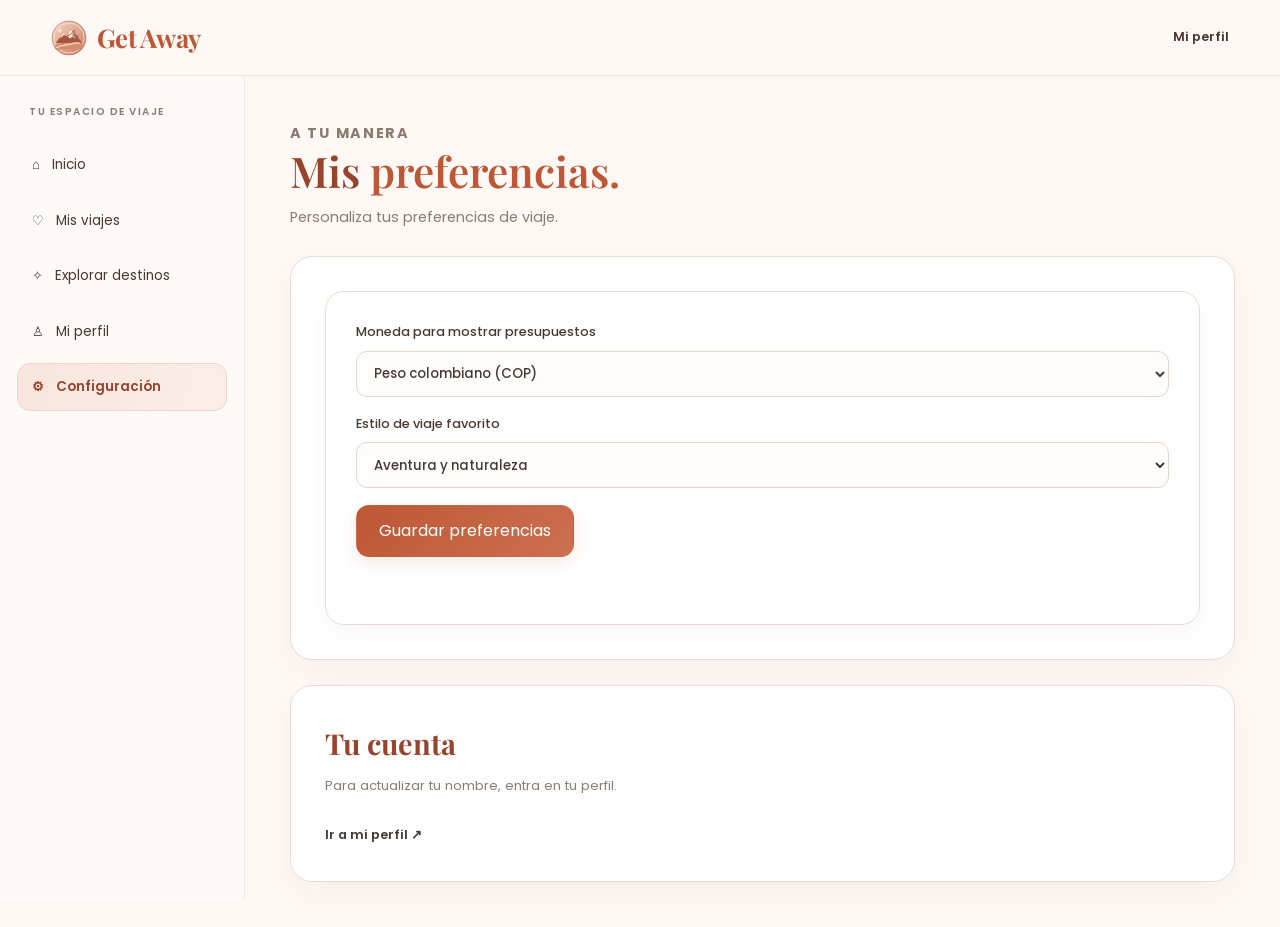
<file: configuracion.html>
<!DOCTYPE html>
<html lang="es">
<head>
    <meta charset="UTF-8">
    <meta name="viewport" content="width=device-width, initial-scale=1">
    <title>Configuración | Get Away</title>
    <link href="https://fonts.googleapis.com/css2?family=Playfair+Display:wght@600;700&family=Poppins:wght@400;500;600&display=swap" rel="stylesheet">
    <link rel="stylesheet" href="styles.css">
</head>
<body class="dashboard-body">
<header class="dash-top">
    <a class="brand" href="app.html"><img class="logo-icon" src="logo.svg" alt="">Get Away</a>
    <a class="text-link" href="perfil.html">Mi perfil</a>
</header>
<div class="dashboard-shell">
    <aside class="sidebar">
        <a class="side-link" href="app.html">⌂ <span>Inicio</span></a>
        <a class="side-link" href="viajes.html">♡ <span>Mis viajes</span></a>
        <a class="side-link" href="explorar.html">✧ <span>Explorar destinos</span></a>
        <a class="side-link" href="perfil.html">♙ <span>Mi perfil</span></a>
        <a class="side-link active" href="configuracion.html">⚙ <span>Configuración</span></a>
    </aside>
    <main class="dash-main">
        <p class="eyebrow">A TU MANERA</p>
        <h1>Mis <span class="accent-text">preferencias.</span></h1>
        <p class="muted">Personaliza tus preferencias de viaje.</p>
        <section class="planner-panel">
            <form id="settingsForm" class="simple-form">
                <label>Moneda para mostrar presupuestos
                    <select id="preferredCurrency">
                        <option value="COP">Peso colombiano (COP)</option>
                        <option value="USD">Dólar estadounidense (USD)</option>
                    </select>
                </label>
                <label>Estilo de viaje favorito
                    <select id="preferredStyle">
                        <option value="playa">Playa y descanso</option>
                        <option value="aventura">Aventura y naturaleza</option>
                        <option value="cultura">Cultura e historia</option>
                        <option value="gastronomia">Gastronomía</option>
                        <option value="ciudad">Vida urbana</option>
                        <option value="romantico">Escapada romántica</option>
                    </select>
                </label>
                <button class="button" type="submit">Guardar preferencias</button>
                <p id="settingsMessage" class="form-message" aria-live="polite"></p>
            </form>
        </section>
        <section class="planner-panel">
            <h2>Tu cuenta</h2>
            <p>Para actualizar tu nombre, entra en tu perfil.</p>
            <a href="perfil.html" class="text-link">Ir a mi perfil ↗</a>
        </section>
    </main>
</div>
<nav class="mobile-nav">
    <a href="app.html">⌂<small>Inicio</small></a>
    <a href="viajes.html">♡<small>Viajes</small></a>
    <a href="crear-viaje.html">✧<small>Planear</small></a>
    <a href="perfil.html">♙<small>Perfil</small></a>
</nav>
<script src="app.js"></script>
</body>
</html>
</file>
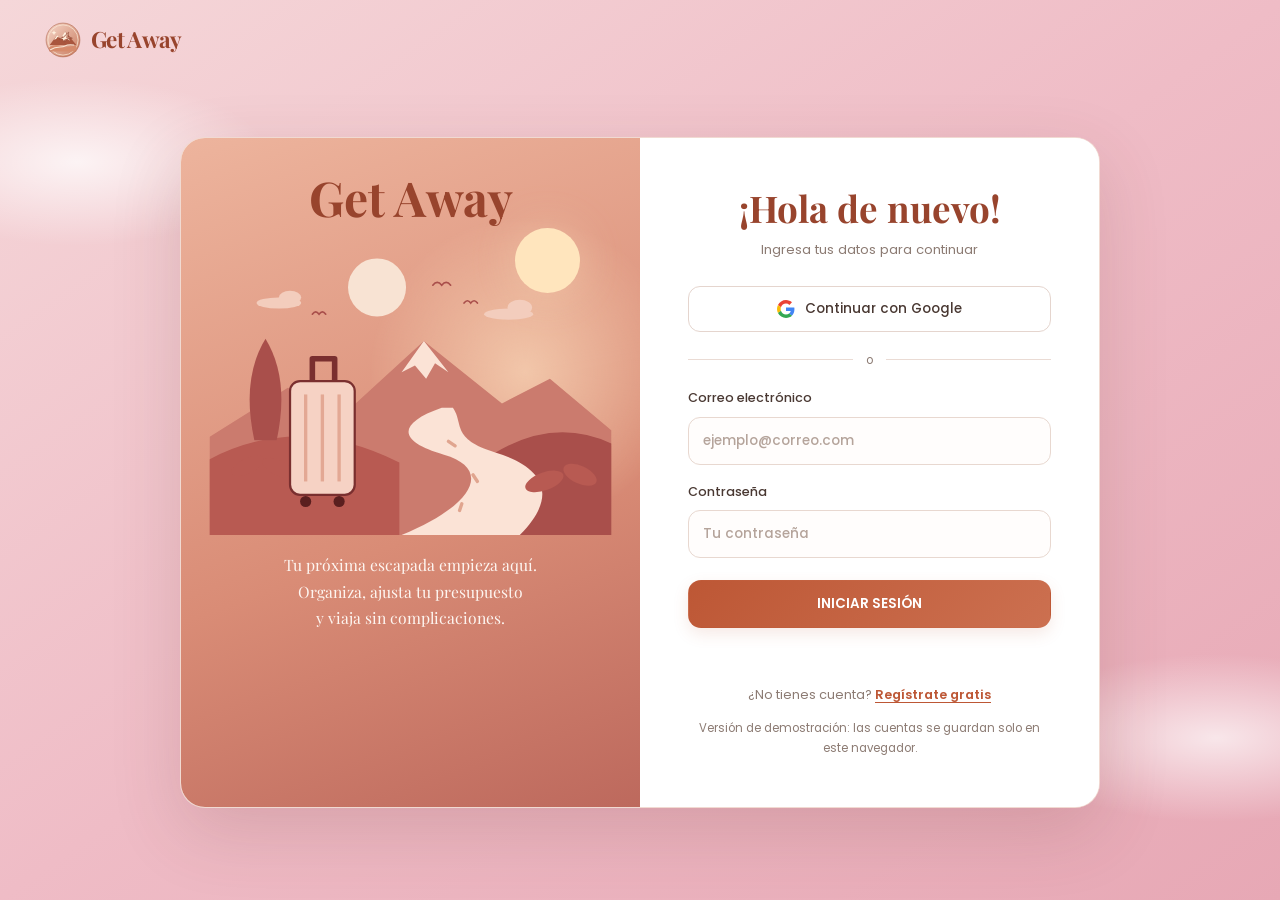
<file: login.html>
<!DOCTYPE html>
<html lang="es">
<head>
    <meta charset="UTF-8">
    <meta name="viewport" content="width=device-width, initial-scale=1">
    <title>Iniciar sesión | Get Away</title>

    <link rel="preconnect" href="https://fonts.googleapis.com">
    <link
        href="https://fonts.googleapis.com/css2?family=Playfair+Display:wght@600;700&family=Poppins:wght@400;500;600&display=swap"
        rel="stylesheet"
    >
    <link rel="stylesheet" href="styles.css">
</head>

<body class="auth-body">

    <a class="brand auth-brand" href="index.html">
        <img class="logo-icon" src="logo.svg" alt="Logo Get Away">
        Get Away
    </a>

    <main class="auth-layout">

        <section class="auth-art">
            <h2>Get Away</h2>

            <svg
                class="art-illustration"
                viewBox="0 0 360 260"
                role="img"
                aria-label="Maleta junto a un camino entre montañas"
                xmlns="http://www.w3.org/2000/svg"
            >
                <circle cx="150" cy="38" r="26" fill="#f8e3d3"/>

                <g fill="#f3cdbd">
                    <ellipse cx="62" cy="52" rx="20" ry="5"/>
                    <ellipse cx="72" cy="47" rx="10" ry="6"/>
                    <ellipse cx="268" cy="62" rx="22" ry="5"/>
                    <ellipse cx="278" cy="56" rx="11" ry="7"/>
                </g>

                <g
                    fill="none"
                    stroke="#a94f4b"
                    stroke-width="1.5"
                    stroke-linecap="round"
                >
                    <path d="M200 36q4-5 8 0q4-5 8 0"/>
                    <path d="M228 52q3-4 6 0q3-4 6 0"/>
                    <path d="M92 62q3-4 6 0q3-4 6 0"/>
                </g>

                <path
                    d="M0 172 L70 128 L120 152 L192 86 L262 142 L305 120 L360 166 L360 260 L0 260Z"
                    fill="#cb7b6e"
                />

                <path
                    d="M192 86 L172 114 L184 108 L194 120 L202 106 L214 114Z"
                    fill="#fbe3d6"
                />

                <path
                    d="M0 192 Q80 150 170 195 L170 260 L0 260Z"
                    fill="#b85a52"
                />

                <path
                    d="M360 178 Q300 150 236 200 L236 260 L360 260Z"
                    fill="#a94f4b"
                />

                <path
                    d="M208 146 C168 160 168 176 210 188 C252 200 240 232 172 260 L278 260 C312 226 302 200 256 186 C216 174 228 160 218 146Z"
                    fill="#fbe3d6"
                />

                <g
                    stroke="#e0a58f"
                    stroke-width="3"
                    stroke-linecap="round"
                >
                    <path d="M214 176l6 4"/>
                    <path d="M236 206l4 6"/>
                    <path d="M226 232l-2 6"/>
                </g>

                <path
                    d="M40 175 Q28 120 50 84 Q72 120 60 175Z"
                    fill="#a94f4b"
                />

                <g fill="#b85a52">
                    <ellipse
                        cx="34"
                        cy="198"
                        rx="16"
                        ry="7"
                        transform="rotate(-25 34 198)"
                    />
                    <ellipse
                        cx="62"
                        cy="200"
                        rx="16"
                        ry="7"
                        transform="rotate(25 62 200)"
                    />
                    <ellipse
                        cx="300"
                        cy="212"
                        rx="18"
                        ry="8"
                        transform="rotate(-20 300 212)"
                    />
                    <ellipse
                        cx="332"
                        cy="206"
                        rx="16"
                        ry="8"
                        transform="rotate(25 332 206)"
                    />
                </g>

                <g>
                    <path
                        d="M92 124 V102 H112 V124"
                        fill="none"
                        stroke="#7a2f2f"
                        stroke-width="5"
                        stroke-linejoin="round"
                    />

                    <rect
                        x="72"
                        y="122"
                        width="58"
                        height="102"
                        rx="9"
                        fill="#f6d2c4"
                        stroke="#7a2f2f"
                        stroke-width="2"
                    />

                    <g stroke="#e3a894" stroke-width="3">
                        <path d="M86 134v78"/>
                        <path d="M101 134v78"/>
                        <path d="M116 134v78"/>
                    </g>

                    <circle cx="86" cy="230" r="5" fill="#5a1f1f"/>
                    <circle cx="116" cy="230" r="5" fill="#5a1f1f"/>
                </g>
            </svg>

            <p>
                Tu próxima escapada empieza aquí.<br>
                Organiza, ajusta tu presupuesto<br>
                y viaja sin complicaciones.
            </p>
        </section>

        <section class="auth-panel">
            <h1>¡Hola de nuevo!</h1>

            <p class="muted">
                Ingresa tus datos para continuar
            </p>

            <button class="btn-google" type="button">
                <svg width="18" height="18" viewBox="0 0 48 48">
                    <path
                        fill="#EA4335"
                        d="M24 9.5c3.5 0 6.6 1.2 9.1 3.6l6.8-6.8C35.8 2.4 30.3 0 24 0 14.6 0 6.5 5.4 2.6 13.2l7.9 6.1C12.4 13.6 17.7 9.5 24 9.5z"
                    />
                    <path
                        fill="#4285F4"
                        d="M46.5 24.5c0-1.6-.1-3.1-.4-4.5H24v9h12.7c-.6 3-2.3 5.4-4.8 7.1l7.6 5.9c4.4-4.1 7-10.1 7-17.5z"
                    />
                    <path
                        fill="#FBBC05"
                        d="M10.5 28.7c-.5-1.4-.8-3-.8-4.7s.3-3.2.8-4.7l-7.9-6.1C.9 16.4 0 20.1 0 24s.9 7.6 2.6 10.8l7.9-6.1z"
                    />
                    <path
                        fill="#34A853"
                        d="M24 48c6.5 0 11.9-2.1 15.9-5.8l-7.6-5.9c-2.1 1.4-4.9 2.3-8.3 2.3-6.3 0-11.6-4.1-13.5-9.8l-7.9 6.1C6.5 42.6 14.6 48 24 48z"
                    />
                </svg>
                Continuar con Google
            </button>

            <div class="divider">o</div>

            <form id="loginForm" class="form-stack">

                <label>
                    Correo electrónico
                    <input
                        id="loginEmail"
                        type="email"
                        required
                        placeholder="ejemplo@correo.com"
                        autocomplete="email"
                    >
                </label>

                <label>
                    Contraseña
                    <input
                        id="loginPassword"
                        type="password"
                        required
                        placeholder="Tu contraseña"
                        autocomplete="current-password"
                    >
                </label>

                <button class="button button-wide" type="submit">
                    INICIAR SESIÓN
                </button>

                <p
                    id="loginMessage"
                    class="form-message"
                    aria-live="polite"
                ></p>

            </form>

            <p class="auth-switch">
                ¿No tienes cuenta?
                <a href="registro.html">Regístrate gratis</a>
            </p>

            <p class="demo-note">
                Versión de demostración: las cuentas se guardan solo en este navegador.
            </p>
        </section>

    </main>

    <script src="app.js"></script>
</body>
</html>
</file>
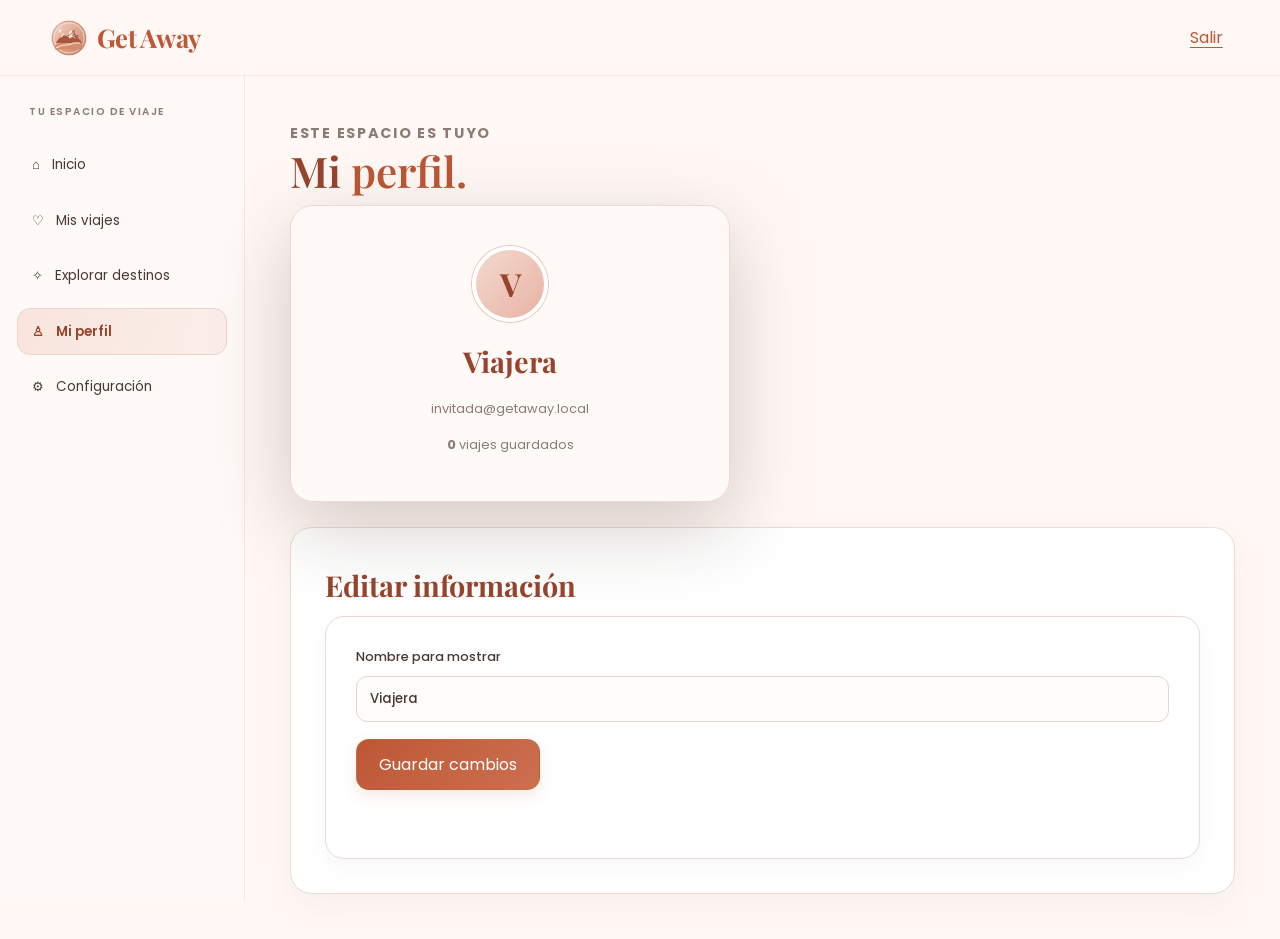
<file: perfil.html>
<!DOCTYPE html>
<html lang="es">
<head>
    <meta charset="UTF-8">
    <meta name="viewport" content="width=device-width, initial-scale=1">
    <title>Mi perfil | Get Away</title>
    <link href="https://fonts.googleapis.com/css2?family=Playfair+Display:wght@600;700&family=Poppins:wght@400;500;600&display=swap" rel="stylesheet">
    <link rel="stylesheet" href="styles.css">
</head>
<body class="dashboard-body">
<header class="dash-top">
    <a class="brand" href="app.html"><img class="logo-icon" src="logo.svg" alt="">Get Away</a>
    <button id="logoutButton" class="text-link" type="button">Salir</button>
</header>
<div class="dashboard-shell">
    <aside class="sidebar">
        <a class="side-link" href="app.html">⌂ <span>Inicio</span></a>
        <a class="side-link" href="viajes.html">♡ <span>Mis viajes</span></a>
        <a class="side-link" href="explorar.html">✧ <span>Explorar destinos</span></a>
        <a class="side-link active" href="perfil.html">♙ <span>Mi perfil</span></a>
        <a class="side-link" href="configuracion.html">⚙ <span>Configuración</span></a>
    </aside>
    <main class="dash-main">
        <p class="eyebrow">ESTE ESPACIO ES TUYO</p>
        <h1>Mi <span class="accent-text">perfil.</span></h1>
        <section class="profile-panel">
            <div class="profile-avatar-large" id="profileAvatar">V</div>
            <h2 id="profileName">Viajera</h2>
            <p id="profileEmail" class="muted"></p>
            <p><strong id="profileTrips">0</strong> viajes guardados</p>
        </section>
        <section class="planner-panel">
            <h2>Editar información</h2>
            <form id="profileForm" class="simple-form">
                <label>Nombre para mostrar
                    <input id="editName" required maxlength="60" placeholder="Tu nombre">
                </label>
                <button class="button" type="submit">Guardar cambios</button>
                <p id="profileMessage" class="form-message" aria-live="polite"></p>
            </form>
        </section>
    </main>
</div>
<nav class="mobile-nav">
    <a href="app.html">⌂<small>Inicio</small></a>
    <a href="viajes.html">♡<small>Viajes</small></a>
    <a href="crear-viaje.html">✧<small>Planear</small></a>
    <a href="perfil.html">♙<small>Perfil</small></a>
</nav>
<script src="app.js"></script>
</body>
</html>
</file>
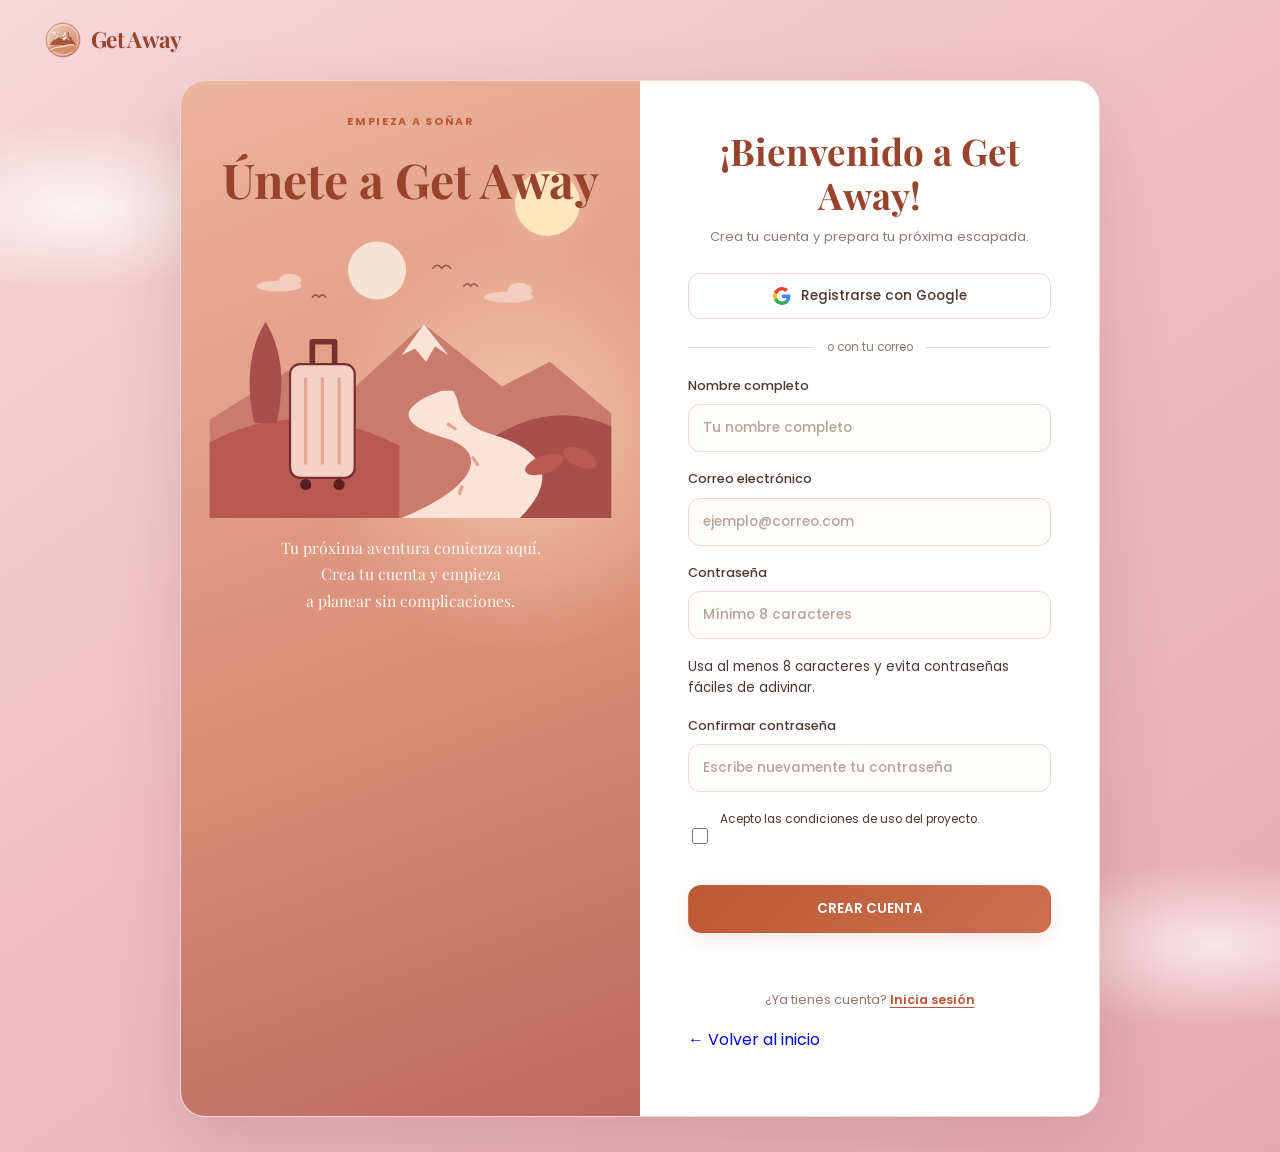
<file: registro.html>
<!DOCTYPE html>
<html lang="es">
<head>
    <meta charset="UTF-8">
    <meta name="viewport" content="width=device-width, initial-scale=1.0">
    <meta name="theme-color" content="#fff8f5">
    <meta name="description" content="Crea tu cuenta en Get Away y comienza a planear tus próximas aventuras.">

    <title>Crear cuenta | Get Away</title>

    <link rel="icon" href="logo.svg" type="image/svg+xml">

    <link rel="preconnect" href="https://fonts.googleapis.com">
    <link rel="preconnect" href="https://fonts.gstatic.com" crossorigin>

    <link
        href="https://fonts.googleapis.com/css2?family=Playfair+Display:wght@500;600;700&family=Poppins:wght@300;400;500;600;700&display=swap"
        rel="stylesheet"
    >

    <link rel="stylesheet" href="styles.css">
</head>

<body class="auth-body register-page">

    <!-- Logo -->
    <a class="brand auth-brand" href="index.html" aria-label="Get Away, volver al inicio">
        <img class="logo-icon" src="logo.svg" alt="">
        <span>Get Away</span>
    </a>

    <main class="auth-layout">

        <!-- Panel ilustrado -->
        <section class="auth-art" aria-labelledby="registerArtTitle">

            <span class="eyebrow">EMPIEZA A SOÑAR</span>

            <h2 id="registerArtTitle">Únete a Get Away</h2>

            <svg
                class="art-illustration"
                viewBox="0 0 360 260"
                role="img"
                aria-label="Ilustración de una maleta frente a montañas y un camino"
                xmlns="http://www.w3.org/2000/svg"
            >
                <circle cx="150" cy="38" r="26" fill="#f8e3d3"/>

                <g fill="#f3cdbd">
                    <ellipse cx="62" cy="52" rx="20" ry="5"/>
                    <ellipse cx="72" cy="47" rx="10" ry="6"/>
                    <ellipse cx="268" cy="62" rx="22" ry="5"/>
                    <ellipse cx="278" cy="56" rx="11" ry="7"/>
                </g>

                <g fill="none" stroke="#a94f4b" stroke-width="1.5" stroke-linecap="round">
                    <path d="M200 36q4-5 8 0q4-5 8 0"/>
                    <path d="M228 52q3-4 6 0q3-4 6 0"/>
                    <path d="M92 62q3-4 6 0q3-4 6 0"/>
                </g>

                <path
                    d="M0 172 L70 128 L120 152 L192 86 L262 142 L305 120 L360 166 L360 260 L0 260Z"
                    fill="#cb7b6e"
                />

                <path d="M192 86 L172 114 L184 108 L194 120 L202 106 L214 114Z" fill="#fbe3d6"/>

                <path d="M0 192 Q80 150 170 195 L170 260 L0 260Z" fill="#b85a52"/>
                <path d="M360 178 Q300 150 236 200 L236 260 L360 260Z" fill="#a94f4b"/>

                <path
                    d="M208 146 C168 160 168 176 210 188 C252 200 240 232 172 260 L278 260 C312 226 302 200 256 186 C216 174 228 160 218 146Z"
                    fill="#fbe3d6"
                />

                <g stroke="#e0a58f" stroke-width="3" stroke-linecap="round">
                    <path d="M214 176l6 4"/>
                    <path d="M236 206l4 6"/>
                    <path d="M226 232l-2 6"/>
                </g>

                <path d="M40 175 Q28 120 50 84 Q72 120 60 175Z" fill="#a94f4b"/>

                <g fill="#b85a52">
                    <ellipse cx="34" cy="198" rx="16" ry="7" transform="rotate(-25 34 198)"/>
                    <ellipse cx="62" cy="200" rx="16" ry="7" transform="rotate(25 62 200)"/>
                    <ellipse cx="300" cy="212" rx="18" ry="8" transform="rotate(-20 300 212)"/>
                    <ellipse cx="332" cy="206" rx="16" ry="8" transform="rotate(25 332 206)"/>
                </g>

                <g>
                    <path d="M92 124 V102 H112 V124" fill="none" stroke="#7a2f2f" stroke-width="5" stroke-linejoin="round"/>

                    <rect
                        x="72"
                        y="122"
                        width="58"
                        height="102"
                        rx="9"
                        fill="#f6d2c4"
                        stroke="#7a2f2f"
                        stroke-width="2"
                    />

                    <g stroke="#e3a894" stroke-width="3">
                        <path d="M86 134v78"/>
                        <path d="M101 134v78"/>
                        <path d="M116 134v78"/>
                    </g>

                    <circle cx="86" cy="230" r="5" fill="#5a1f1f"/>
                    <circle cx="116" cy="230" r="5" fill="#5a1f1f"/>
                </g>
            </svg>

            <p>
                Tu próxima aventura comienza aquí.<br>
                Crea tu cuenta y empieza<br>
                a planear sin complicaciones.
            </p>

           
            </a>

        </section>

        <!-- Formulario de registro -->
        <section class="auth-panel" aria-labelledby="registerTitle">

            <h1 id="registerTitle">¡Bienvenido a Get Away!</h1>

            <p class="muted">
                Crea tu cuenta y prepara tu próxima escapada.
            </p>

            <!-- Google requiere configurar autenticación real antes de activarse -->
            <button class="btn-google" type="button" id="googleRegisterButton">
                <svg width="18" height="18" viewBox="0 0 48 48" aria-hidden="true">
                    <path fill="#EA4335" d="M24 9.5c3.5 0 6.6 1.2 9.1 3.6l6.8-6.8C35.8 2.4 30.3 0 24 0 14.6 0 6.5 5.4 2.6 13.2l7.9 6.1C12.4 13.6 17.7 9.5 24 9.5z"/>
                    <path fill="#4285F4" d="M46.5 24.5c0-1.6-.1-3.1-.4-4.5H24v9h12.7c-.6 3-2.3 5.4-4.8 7.1l7.6 5.9c4.4-4.1 7-10.1 7-17.5z"/>
                    <path fill="#FBBC05" d="M10.5 28.7c-.5-1.4-.8-3-.8-4.7s.3-3.2.8-4.7l-7.9-6.1C.9 16.4 0 20.1 0 24s.9 7.6 2.6 10.8l7.9-6.1z"/>
                    <path fill="#34A853" d="M24 48c6.5 0 11.9-2.1 15.9-5.8l-7.6-5.9c-2.1 1.4-4.9 2.3-8.3 2.3-6.3 0-11.6-4.1-13.5-9.8l-7.9 6.1C6.5 42.6 14.6 48 24 48z"/>
                </svg>

                Registrarse con Google
            </button>

            <div class="divider"><span>o con tu correo</span></div>

            <form id="registerForm" class="form-stack" novalidate>

                <label for="registerName">
                    Nombre completo
                    <input
                        id="registerName"
                        name="name"
                        type="text"
                        required
                        minlength="2"
                        maxlength="100"
                        placeholder="Tu nombre completo"
                        autocomplete="name"
                    >
                </label>

                <label for="registerEmail">
                    Correo electrónico
                    <input
                        id="registerEmail"
                        name="email"
                        type="email"
                        required
                        maxlength="254"
                        placeholder="ejemplo@correo.com"
                        autocomplete="email"
                        inputmode="email"
                    >
                </label>

                <label for="registerPassword">
                    Contraseña
                    <input
                        id="registerPassword"
                        name="password"
                        type="password"
                        minlength="8"
                        maxlength="128"
                        required
                        placeholder="Mínimo 8 caracteres"
                        autocomplete="new-password"
                        aria-describedby="passwordHint"
                    >
                </label>

                <small id="passwordHint" class="field-hint">
                    Usa al menos 8 caracteres y evita contraseñas fáciles de adivinar.
                </small>

                <label for="confirmPassword">
                    Confirmar contraseña
                    <input
                        id="confirmPassword"
                        name="confirmPassword"
                        type="password"
                        minlength="8"
                        maxlength="128"
                        required
                        placeholder="Escribe nuevamente tu contraseña"
                        autocomplete="new-password"
                    >
                </label>

                <label class="terms" for="acceptTerms">
                    <input
                        id="acceptTerms"
                        name="acceptTerms"
                        type="checkbox"
                        required
                    >
                    <span>Acepto las condiciones de uso del proyecto.</span>
                </label>

                <button class="button button-wide" type="submit">
                    CREAR CUENTA
                </button>

                <p
                    id="registerMessage"
                    class="form-message"
                    role="status"
                    aria-live="polite"
                ></p>

            </form>

            <p class="auth-switch">
                ¿Ya tienes cuenta?
                <a href="login.html">Inicia sesión</a>
            </p>

            <p class="auth-back">
                <a href="index.html">← Volver al inicio</a>
            </p>

        </section>

    </main>

    <script src="app.js"></script>

</body>
</html>
</file>
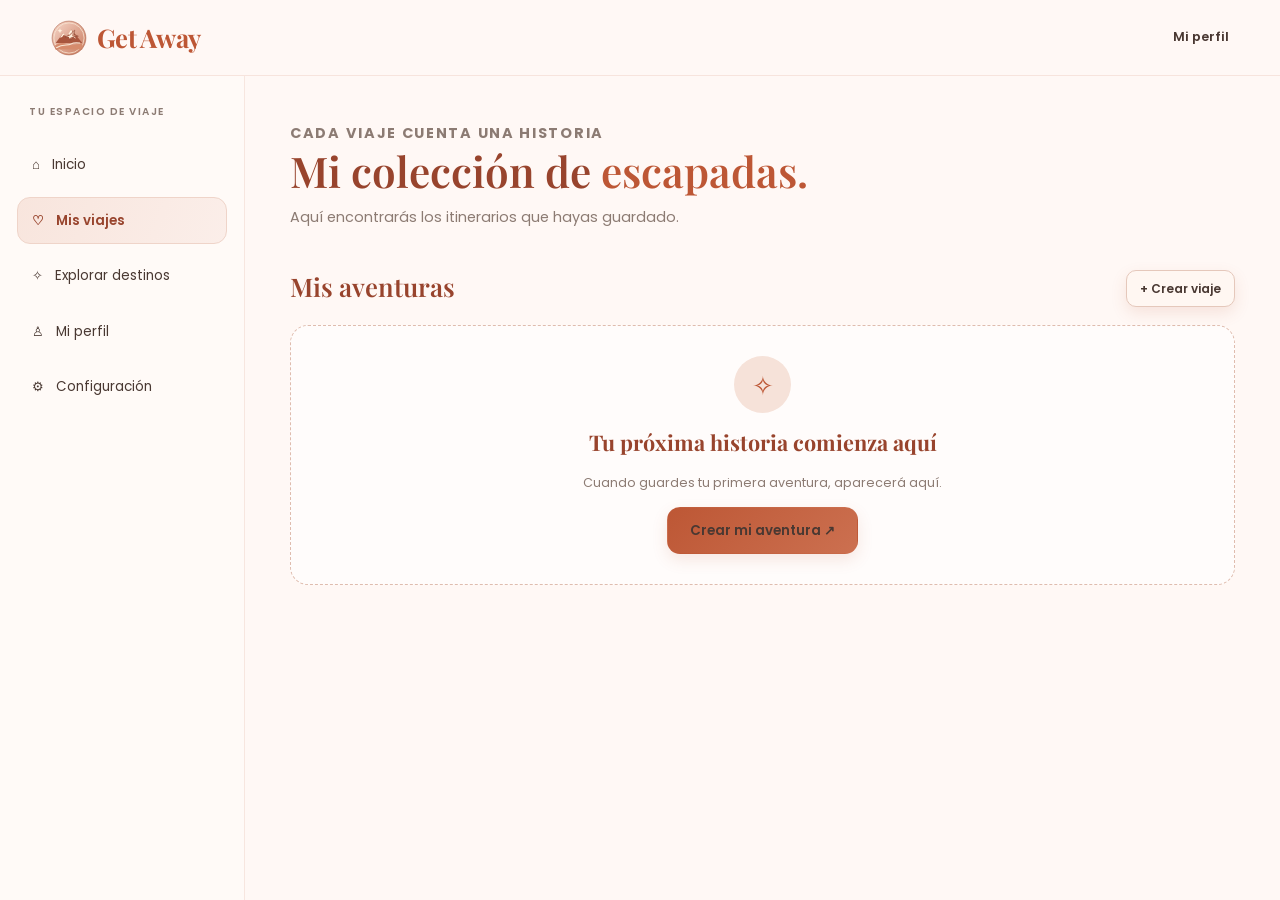
<file: viajes.html>
<!DOCTYPE html>
<html lang="es">
<head>
    <meta charset="UTF-8">
    <meta name="viewport" content="width=device-width, initial-scale=1">
    <title>Mis viajes | Get Away</title>
    <link href="https://fonts.googleapis.com/css2?family=Playfair+Display:wght@600;700&family=Poppins:wght@400;500;600&display=swap" rel="stylesheet">
    <link rel="stylesheet" href="styles.css">
</head>
<body class="dashboard-body">
<header class="dash-top">
    <a class="brand" href="app.html"><img class="logo-icon" src="logo.svg" alt="">Get Away</a>
    <a class="text-link" href="perfil.html">Mi perfil</a>
</header>
<div class="dashboard-shell">
    <aside class="sidebar">
        <a class="side-link" href="app.html">⌂ <span>Inicio</span></a>
        <a class="side-link active" href="viajes.html">♡ <span>Mis viajes</span></a>
        <a class="side-link" href="explorar.html">✧ <span>Explorar destinos</span></a>
        <a class="side-link" href="perfil.html">♙ <span>Mi perfil</span></a>
        <a class="side-link" href="configuracion.html">⚙ <span>Configuración</span></a>
    </aside>
    <main class="dash-main">
        <p class="eyebrow">CADA VIAJE CUENTA UNA HISTORIA</p>
        <h1>Mi colección de <span class="accent-text">escapadas.</span></h1>
        <p class="muted">Aquí encontrarás los itinerarios que hayas guardado.</p>
        <div class="section-title compact">
            <h2>Mis aventuras</h2>
            <a class="button button-small" href="crear-viaje.html">+ Crear viaje</a>
        </div>
        <section id="allTrips" class="saved-trips-grid"></section>
    </main>
</div>
<nav class="mobile-nav">
    <a href="app.html">⌂<small>Inicio</small></a>
    <a href="viajes.html">♡<small>Viajes</small></a>
    <a href="crear-viaje.html">✧<small>Planear</small></a>
    <a href="perfil.html">♙<small>Perfil</small></a>
</nav>
<script src="app.js"></script>
</body>
</html>
</file>
<file: styles.css>
:root {
    --ga-cream: #fff8f5;
    --ga-white: #ffffff;
    --ga-terracotta: #bd5735;
    --ga-terracotta-dark: #98442d;
    --ga-rose: #f3ded7;
    --ga-rose-light: #fbefea;
    --ga-pink: #d497b1;
    --ga-text: #493832;
    --ga-muted: #8c7b73;
    --ga-border: #eadbd4;
    --ga-shadow: 0 16px 40px rgba(92, 55, 39, 0.07);
    --ga-radius: 22px;
}

/* ===================== 2. BASE GENERAL ===================== */

*,
*::before,
*::after {
    box-sizing: border-box;
}

html {
    scroll-behavior: smooth;
}

body {
    margin: 0;
    background: var(--ga-cream);
    color: var(--ga-text);
    font-family: "Poppins", system-ui, sans-serif;
    line-height: 1.6;
}

img {
    display: block;
    max-width: 100%;
}

a {
    text-decoration: none;
}

button,
input,
select,
textarea {
    font: inherit;
}

button {
    cursor: pointer;
}

[hidden] {
    display: none !important;
}

h1,
h2,
h3,
h4 {
    font-family: "Playfair Display", Georgia, serif;
}

::selection {
    background: var(--ga-rose);
    color: var(--ga-terracotta-dark);
}

:focus-visible {
    outline: 2px solid var(--ga-terracotta);
    outline-offset: 3px;
}

.accent-text {
    color: var(--ga-terracotta);
}

.muted {
    color: var(--ga-muted);
}

.eyebrow {
    margin: 0 0 10px;
    color: var(--ga-terracotta);
    font-family: "Poppins", sans-serif;
    font-size: 0.7rem;
    font-weight: 600;
    letter-spacing: 0.13em;
    line-height: 1.7;
    text-transform: uppercase;
}

/* ===================== 3. BOTONES ===================== */

.button {
    display: inline-flex;
    align-items: center;
    justify-content: center;
    gap: 8px;
    min-height: 46px;
    padding: 12px 22px;
    border: 1px solid transparent;
    border-radius: 13px;
    background: linear-gradient(
        135deg,
        var(--ga-terracotta),
        #cc7050
    );
    color: var(--ga-white);
    font-family: "Poppins", sans-serif;
    font-size: 0.84rem;
    font-weight: 600;
    text-align: center;
    box-shadow: 0 6px 16px rgba(189, 87, 53, 0.13);
    transition:
        transform 0.2s ease,
        box-shadow 0.2s ease,
        background 0.2s ease;
}

.button:hover {
    background: linear-gradient(
        135deg,
        #a84a30,
        var(--ga-terracotta)
    );
    box-shadow: 0 10px 24px rgba(189, 87, 53, 0.2);
    transform: translateY(-2px);
}

.button:active {
    transform: translateY(0);
}

.button-wide {
    width: 100%;
}

.button-small {
    min-height: 39px;
    padding: 9px 15px;
    font-size: 0.77rem;
}

a.button {
    text-decoration: none;
}

.button-outline {
    display: inline-flex;
    align-items: center;
    justify-content: center;
    min-height: 42px;
    padding: 9px 18px;
    border: 1px solid #d8a08e;
    border-radius: 12px;
    background: var(--ga-white);
    color: var(--ga-terracotta);
    font-size: 0.8rem;
    font-weight: 600;
    text-align: center;
    transition: background 0.2s ease;
}

.button-outline:hover {
    background: var(--ga-rose-light);
}

.text-link {
    border: 0;
    background: transparent;
    color: var(--ga-terracotta);
    cursor: pointer;
    font-family: "Poppins", sans-serif;
    font-size: 0.85rem;
}

.text-link:hover {
    color: var(--ga-terracotta-dark);
}

.text-link:disabled {
    cursor: default;
    opacity: 0.65;
}

/* ===================== 4. MARCA Y NAVEGACIÓN ===================== */

.brand {
    display: inline-flex;
    align-items: center;
    gap: 10px;
    color: var(--ga-terracotta-dark);
    font-family: "Playfair Display", serif;
    font-size: 1.3rem;
    font-weight: 700;
    letter-spacing: -0.03em;
}

.logo-icon {
    width: 36px;
    height: 36px;
    object-fit: contain;
}

.site-header,
.navbar,
header.nav,
.topbar {
    position: sticky;
    top: 0;
    z-index: 100;
    display: flex;
    align-items: center;
    justify-content: space-between;
    gap: 16px;
    padding: 12px clamp(16px, 3vw, 36px);
    border-bottom: 1px solid rgba(189, 87, 53, 0.12);
    background: rgba(255, 250, 247, 0.94);
    backdrop-filter: blur(18px);
}

.site-header nav,
.navbar nav,
.nav-links,
.desktop-nav {
    display: flex;
    align-items: center;
    gap: 22px;
}

.site-header nav a,
.navbar nav a,
.nav-links a,
.desktop-nav a {
    color: var(--ga-text);
    font-size: 0.84rem;
    transition: color 0.2s ease;
}

.site-header nav a:hover,
.navbar nav a:hover,
.nav-links a:hover,
.desktop-nav a:hover {
    color: var(--ga-terracotta);
}

.top-actions {
    display: flex;
    align-items: center;
    gap: 16px;
}

/* ===================== 5. INICIO — HERO ===================== */

.hero {
    position: relative;
    display: flex;
    min-height: 380px;
    flex-direction: column;
    align-items: center;
    justify-content: center;
    gap: 16px;
    padding: 48px 24px;
    overflow: hidden;
    background: linear-gradient(
        135deg,
        #e9a07f,
        var(--ga-terracotta) 55%,
        var(--ga-terracotta-dark)
    );
    color: var(--ga-white);
    text-align: center;
}

.hero h1 {
    margin: 0;
    font-size: clamp(2rem, 6vw, 3.6rem);
    letter-spacing: 0.02em;
    line-height: 1.15;
}

.hero p {
    max-width: 52ch;
    margin: 0;
    font-size: 0.95rem;
}

.hero-home {
    min-height: 460px;
    background:
        linear-gradient(
            180deg,
            rgba(73, 42, 35, 0.18),
            rgba(73, 42, 35, 0.55)
        ),
        url("https://images.unsplash.com/photo-1533105079780-92b9be482077?auto=format&fit=crop&w=1600&q=80")
        center / cover no-repeat;
}

.hero-shade {
    position: absolute;
    inset: 0;
    background: linear-gradient(
        180deg,
        rgba(233, 160, 127, 0.25),
        rgba(152, 68, 45, 0.45)
    );
}

.hero-copy {
    position: relative;
    z-index: 1;
    display: flex;
    flex-direction: column;
    align-items: center;
    gap: 14px;
    padding: 35px 20px;
    color: white;
    text-align: center;
}

.hero-copy h1 {
    max-width: 900px;
    margin: 0;
    font-size: clamp(2.2rem, 6vw, 3.8rem);
    letter-spacing: -0.025em;
    line-height: 1.1;
    text-shadow: 0 2px 12px rgba(0, 0, 0, 0.25);
}

.hero-copy h1 em {
    color: #fbe3d6;
    font-style: normal;
}

.hero-copy p {
    max-width: 50ch;
    margin: 0;
    font-size: 0.95rem;
}

/* ===================== 6. BUSCADOR ===================== */

.search-bar,
.hero-search {
    display: flex;
    width: min(560px, 100%);
    overflow: hidden;
    border: 1px solid rgba(255, 255, 255, 0.55);
    border-radius: 14px;
    background: var(--ga-white);
    box-shadow: 0 12px 30px rgba(45, 29, 22, 0.15);
}

.search-bar input,
.hero-search input {
    flex: 1;
    min-width: 0;
    padding: 14px 16px;
    border: 0;
    background: transparent;
    color: var(--ga-text);
    font-family: "Poppins", sans-serif;
    font-size: 0.9rem;
}

.search-bar input:focus,
.hero-search input:focus {
    outline: 2px solid var(--ga-terracotta);
    outline-offset: -3px;
}

.search-bar button,
.hero-search button {
    flex-shrink: 0;
    padding: 0 22px;
    border: 0;
    background: var(--ga-terracotta);
    color: white;
    font-size: 0.8rem;
    font-weight: 600;
}

.hero-search span {
    display: grid;
    flex-shrink: 0;
    place-items: center;
    padding: 0 0 0 14px;
    color: var(--ga-terracotta);
    font-size: 1.1rem;
}

.hero-search .button {
    min-height: 48px;
    border-radius: 0;
    padding: 0 26px;
}

/* ===================== 7. TARJETAS DE INICIO ===================== */

.features,
.feature-grid,
.feature-row {
    position: relative;
    z-index: 2;
    display: grid;
    grid-template-columns: repeat(3, minmax(0, 1fr));
    gap: 18px;
    width: min(1000px, calc(100% - 48px));
    margin: -36px auto 40px;
}

.feature-card,
.card {
    padding: 24px;
    border: 1px solid #ead0c6;
    border-radius: 20px;
    background: linear-gradient(145deg, #fff, #fbefea);
    color: var(--ga-text);
    text-align: center;
    box-shadow: 0 8px 24px rgba(92, 55, 39, 0.04);
    transition:
        transform 0.22s ease,
        box-shadow 0.22s ease;
}

.feature-card:hover,
.card:hover {
    transform: translateY(-4px);
    box-shadow: var(--ga-shadow);
}

.feature-icon {
    display: grid;
    place-items: center;
    width: 46px;
    height: 46px;
    margin: 0 auto 12px;
    border-radius: 50%;
    background: var(--ga-rose);
    color: var(--ga-terracotta);
    font-size: 1.25rem;
}

.feature-card h3,
.card h3 {
    margin: 8px 0 6px;
    font-size: 1.2rem;
}

.feature-card p,
.card p {
    margin: 0;
    color: var(--ga-muted);
    font-size: 0.82rem;
    line-height: 1.8;
}

/* ===================== 8. SECCIONES ===================== */

.section,
.section-block {
    width: min(1100px, calc(100% - 48px));
    margin: 48px auto;
}

.section h2,
.section-block h2 {
    margin: 0;
    color: var(--ga-terracotta-dark);
    font-size: clamp(1.5rem, 3vw, 2rem);
}

.section-block > p {
    color: var(--ga-muted);
    line-height: 1.8;
}

.destination-grid {
    display: grid;
    grid-template-columns: repeat(3, minmax(0, 1fr));
    gap: 18px;
    margin-top: 22px;
}

.destination-card {
    position: relative;
    min-width: 0;
    min-height: 300px;
    overflow: hidden;
    border: 1px solid var(--ga-border);
    border-radius: 20px;
    background: #ead0c6;
    transition:
        transform 0.22s ease,
        box-shadow 0.22s ease;
}

.destination-card img {
    display: block;
    width: 100%;
    height: 190px;
    object-fit: cover;
}

.destination-card > div {
    position: absolute;
    inset: auto 0 0;
    display: flex;
    flex-direction: column;
    gap: 6px;
    padding: 44px 18px 18px;
    background: linear-gradient(
        180deg,
        transparent,
        rgba(73, 31, 29, 0.88)
    );
    color: white;
}

.destination-card span {
    font-size: 0.68rem;
    letter-spacing: 0.06em;
}

.destination-card h3 {
    margin: 0;
    font-size: 1.3rem;
}

.destination-card:hover {
    transform: translateY(-4px);
    box-shadow: var(--ga-shadow);
}

.destination-action {
    align-self: flex-start;
    padding: 7px 15px;
    border: 1px solid white;
    border-radius: 999px;
    background: rgba(255, 255, 255, 0.12);
    color: white;
    font-family: "Poppins", sans-serif;
    font-size: 0.75rem;
    transition: background 0.2s ease;
}

.destination-action:hover {
    border-color: var(--ga-terracotta);
    background: var(--ga-terracotta);
}

/* ===================== 9. PIE DE PÁGINA ===================== */

.site-footer,
footer,
.footer {
    display: flex;
    flex-wrap: wrap;
    align-items: center;
    justify-content: space-between;
    gap: 12px 24px;
    padding: 22px clamp(16px, 3vw, 36px);
    border-top: 1px solid var(--ga-border);
    background: white;
    color: var(--ga-muted);
    font-size: 0.78rem;
}

.site-footer {
    justify-content: center;
    text-align: center;
}

/* =========================================================
   GET AWAY — PARTE 2
   LOGIN Y REGISTRO
========================================================= */

/* ===================== 10. FONDO DE AUTENTICACIÓN ===================== */

.auth-body {
    position: relative;
    display: grid;
    place-items: center;
    min-height: 100vh;
    margin: 0;
    padding: 80px 24px 35px;
    overflow-x: hidden;
    background:
        radial-gradient(
            ellipse 280px 120px at 6% 18%,
            rgba(255, 255, 255, 0.75),
            transparent 70%
        ),
        radial-gradient(
            ellipse 300px 120px at 95% 82%,
            rgba(255, 255, 255, 0.7),
            transparent 70%
        ),
        linear-gradient(145deg, #f5d7d9, #efbcc6 50%, #e7a8b5);
    color: var(--ga-text);
    font-family: "Poppins", sans-serif;
}

/* Marca en la parte superior */

.auth-brand {
    position: absolute;
    top: 22px;
    left: clamp(18px, 4vw, 45px);
    z-index: 5;
    display: inline-flex;
    align-items: center;
    gap: 10px;
    color: var(--ga-terracotta-dark);
    font-family: "Playfair Display", serif;
    font-size: 1.4rem;
    font-weight: 700;
}

/* ===================== 11. CONTENEDOR PRINCIPAL ===================== */

.auth-layout {
    display: grid;
    grid-template-columns: minmax(0, 1fr) minmax(0, 1fr);
    width: min(920px, 100%);
    min-height: 540px;
    overflow: hidden;
    border: 1px solid rgba(189, 87, 53, 0.22);
    border-radius: 25px;
    background: var(--ga-white);
    box-shadow: 0 24px 70px rgba(100, 48, 43, 0.16);
}

/* ===================== 12. PANEL ILUSTRADO ===================== */

.auth-art {
    position: relative;
    display: flex;
    flex-direction: column;
    align-items: center;
    justify-content: flex-start;
    gap: 12px;
    min-width: 0;
    padding: 32px 28px;
    overflow: hidden;
    background:
        radial-gradient(
            circle at 75% 35%,
            rgba(255, 230, 197, 0.6),
            transparent 28%
        ),
        linear-gradient(160deg, #edb49d, #d98c76 58%, #bd695d);
    color: white;
    text-align: center;
}

.auth-art::before {
    content: "";
    position: absolute;
    top: 90px;
    right: 13%;
    width: 65px;
    height: 65px;
    border-radius: 50%;
    background: #ffe5bd;
    box-shadow: 0 0 45px rgba(255, 235, 194, 0.3);
}

.auth-art h2,
.art-copy h2 {
    position: relative;
    z-index: 2;
    margin: 0;
    color: var(--ga-terracotta-dark);
    font-family: "Playfair Display", serif;
    font-size: clamp(2rem, 4vw, 3rem);
    line-height: 1.15;
}

.auth-art p {
    position: relative;
    z-index: 2;
    max-width: 34ch;
    margin: 5px 0 0;
    color: rgba(255, 250, 246, 0.96);
    font-family: "Playfair Display", serif;
    font-size: 0.98rem;
    line-height: 1.7;
}

.art-copy {
    position: relative;
    z-index: 2;
    width: 100%;
}

.art-copy h2 {
    text-align: left;
}

.art-copy p {
    text-align: left;
}

.art-copy span {
    display: none;
}

.art-sun {
    position: absolute;
    top: 115px;
    left: 43%;
    width: 52px;
    height: 52px;
    border-radius: 50%;
    background: #ffe5bd;
}

/* Montañas decorativas */

.art-mountains {
    position: absolute;
    right: 0;
    bottom: 0;
    left: 0;
    height: 48%;
    overflow: hidden;
    background:
        linear-gradient(
            135deg,
            transparent 49%,
            #c16e60 50%
        ) 0 100% / 58% 90% no-repeat,
        linear-gradient(
            225deg,
            transparent 49%,
            #a95750 50%
        ) 100% 100% / 66% 100% no-repeat,
        linear-gradient(
            180deg,
            transparent 40%,
            #f3c7b4 40%
        ) 0 100% / 100% 40% no-repeat;
}

.art-mountains::after {
    content: "";
    position: absolute;
    bottom: 0;
    left: 34%;
    width: 32%;
    height: 43%;
    background: #fbe3d6;
    clip-path: polygon(40% 0, 60% 0, 100% 100%, 0 100%);
    opacity: 0.9;
}

.art-illustration {
    position: relative;
    z-index: 1;
    display: block;
    width: 100%;
    max-width: 430px;
    max-height: 290px;
    flex: 1;
    margin: 8px auto 0;
    object-fit: contain;
}

/* ===================== 13. PANEL DEL FORMULARIO ===================== */

.auth-panel {
    display: flex;
    flex-direction: column;
    justify-content: center;
    min-width: 0;
    padding: clamp(28px, 4vw, 48px);
    background: white;
}

.auth-panel .eyebrow {
    display: block;
    margin: 0 0 8px;
    color: var(--ga-terracotta);
    text-align: center;
}

.auth-panel h1 {
    margin: 0 0 8px;
    color: var(--ga-terracotta-dark);
    font-family: "Playfair Display", serif;
    font-size: clamp(1.8rem, 3vw, 2.3rem);
    line-height: 1.2;
    text-align: center;
}

.auth-panel .muted {
    margin: 0 0 24px;
    color: var(--ga-muted);
    font-size: 0.82rem;
    line-height: 1.8;
    text-align: center;
}

/* ===================== 14. FORMULARIOS ===================== */

.form-stack {
    display: flex;
    flex-direction: column;
    gap: 17px;
    width: 100%;
}

.form-stack label {
    display: flex;
    flex-direction: column;
    gap: 8px;
    color: var(--ga-text);
    font-size: 0.8rem;
    font-weight: 500;
}

.form-stack input:not([type="checkbox"]),
.form-stack input:not([type="radio"]) {
    width: 100%;
    min-width: 0;
    min-height: 48px;
    padding: 12px 14px;
    border: 1px solid #e8d8d0;
    border-radius: 12px;
    outline: none;
    background: #fffdfc;
    color: var(--ga-text);
    font-family: "Poppins", sans-serif;
    font-size: 0.85rem;
    transition:
        border-color 0.2s ease,
        box-shadow 0.2s ease;
}

.form-stack input::placeholder {
    color: #b5a49b;
}

.form-stack input:focus {
    border-color: var(--ga-terracotta);
    box-shadow: 0 0 0 4px rgba(189, 87, 53, 0.09);
}

.form-stack .button {
    width: 100%;
    margin-top: 5px;
}

/* Casilla de términos y condiciones */

.form-stack label.terms {
    display: flex;
    flex-direction: row;
    align-items: flex-start;
    gap: 9px;
    font-size: 0.74rem;
    font-weight: 400;
    line-height: 1.7;
}

.terms input[type="checkbox"] {
    width: 16px;
    height: 16px;
    flex-shrink: 0;
    margin-top: 3px;
    accent-color: var(--ga-terracotta);
}

.terms a {
    color: var(--ga-terracotta);
    text-decoration: underline;
}

/* ===================== 15. BOTÓN GOOGLE Y DIVISOR ===================== */

.btn-google {
    display: flex;
    align-items: center;
    justify-content: center;
    gap: 10px;
    width: 100%;
    min-height: 46px;
    padding: 11px 15px;
    border: 1px solid #e5d5ce;
    border-radius: 12px;
    background: white;
    color: var(--ga-text);
    font-family: "Poppins", sans-serif;
    font-size: 0.84rem;
    font-weight: 500;
    transition:
        background 0.2s ease,
        border-color 0.2s ease;
}

.btn-google:hover {
    border-color: #d5a28f;
    background: #fff8f4;
}

.divider {
    display: flex;
    align-items: center;
    gap: 13px;
    margin: 19px 0;
    color: var(--ga-muted);
    font-size: 0.73rem;
}

.divider::before,
.divider::after {
    content: "";
    flex: 1;
    border-top: 1px solid var(--ga-border);
}

/* ===================== 16. MENSAJES Y ENLACES ===================== */

.form-message {
    min-height: 1em;
    margin: 8px 0 0;
    color: #477b55;
    font-size: 0.78rem;
    line-height: 1.6;
    overflow-wrap: anywhere;
}

.auth-switch {
    margin: 20px 0 0;
    color: var(--ga-muted);
    font-size: 0.8rem;
    text-align: center;
}

.auth-switch a {
    color: var(--ga-terracotta);
    font-weight: 600;
    text-decoration: underline;
    text-underline-offset: 3px;
}

.auth-switch a:hover {
    color: var(--ga-terracotta-dark);
}

.demo-note {
    margin: 12px 0 0;
    color: var(--ga-muted);
    font-size: 0.72rem;
    line-height: 1.8;
    text-align: center;
}

/* ===================== 17. RESPONSIVE LOGIN/REGISTRO ===================== */

@media (max-width: 760px) {
    .auth-body {
        display: flex;
        flex-direction: column;
        align-items: center;
        justify-content: flex-start;
        padding: 78px 17px 28px;
    }

    .auth-brand {
        top: 19px;
        left: 19px;
        font-size: 1.2rem;
    }

    .auth-layout {
        grid-template-columns: minmax(0, 1fr);
        width: min(500px, 100%);
        min-height: auto;
        border-radius: 22px;
    }

    .auth-art {
        min-height: 245px;
        padding: 25px 22px;
    }

    .auth-art h2,
    .art-copy h2 {
        font-size: 2.1rem;
    }

    .auth-art p {
        font-size: 0.9rem;
    }

    .art-illustration {
        max-height: 160px;
        margin-top: 4px;
    }

    .art-mountains {
        height: 36%;
    }

    .auth-panel {
        padding: 30px 24px;
    }
}

@media (max-width: 420px) {
    .auth-body {
        padding-right: 12px;
        padding-left: 12px;
    }

    .auth-layout {
        border-radius: 18px;
    }

    .auth-art {
        min-height: 220px;
        padding: 22px 17px;
    }

    .auth-panel {
        padding: 27px 19px;
    }

    .auth-panel h1 {
        font-size: 1.8rem;
    }

    .form-stack {
        gap: 14px;
    }
}

/* =========================================================
   GET AWAY — PARTE 3
   PANEL PRINCIPAL, PERFIL E ITINERARIOS
========================================================= */

/* ===================== 18. PANEL PRINCIPAL ===================== */

.dashboard-body {
    min-height: 100vh;
    margin: 0;
    background: var(--ga-cream, #fff8f5);
    color: var(--ga-text, #493832);
    font-family: "Poppins", sans-serif;
}

.dashboard-body * {
    box-sizing: border-box;
}

.dashboard-body a {
    color: inherit;
    text-decoration: none;
}

.dashboard-body button,
.dashboard-body input,
.dashboard-body select,
.dashboard-body textarea {
    font: inherit;
}

.dashboard-body button {
    cursor: pointer;
}

.dash-top {
    position: sticky;
    top: 0;
    z-index: 50;
    display: flex;
    align-items: center;
    justify-content: space-between;
    gap: 20px;
    min-height: 76px;
    padding: 13px clamp(20px, 4vw, 55px);
    border-bottom: 1px solid rgba(189, 87, 53, 0.12);
    background: rgba(255, 248, 245, 0.94);
    backdrop-filter: blur(16px);
}

.dash-top .brand {
    display: inline-flex;
    align-items: center;
    gap: 10px;
    color: var(--ga-terracotta, #bd5735);
    font-family: "Playfair Display", serif;
    font-size: 1.6rem;
    font-weight: 700;
}

.dash-top-right {
    display: flex;
    align-items: center;
    gap: 13px;
}

.avatar {
    display: grid;
    width: 43px;
    height: 43px;
    flex-shrink: 0;
    place-items: center;
    border: 2px solid white;
    border-radius: 50%;
    background: #f0d3ce;
    color: var(--ga-terracotta-dark, #98442d);
    font-family: "Playfair Display", serif;
    font-size: 1.1rem;
    font-weight: 700;
    box-shadow: 0 0 0 1px #e6c5bb;
    cursor: pointer;
}

.avatar:hover {
    transform: translateY(-2px);
}

.profile-shortcut {
    display: inline-flex;
    align-items: center;
    gap: 10px;
    padding: 7px 13px 7px 7px;
    border: 1px solid var(--ga-border, #eadbd4);
    border-radius: 30px;
    background: white;
    color: var(--ga-text, #493832);
    font-size: 0.82rem;
    transition: box-shadow 0.2s ease, transform 0.2s ease;
}

.profile-shortcut:hover {
    transform: translateY(-2px);
    box-shadow: 0 7px 20px rgba(92, 55, 39, 0.09);
}

.accent-text {
    color: var(--ga-terracotta, #bd5735);
}

/* ===================== 19. ESTRUCTURA Y MENÚ LATERAL ===================== */

.dashboard-shell {
    display: grid;
    grid-template-columns: 245px minmax(0, 1fr);
    min-height: calc(100vh - 76px);
}

.sidebar {
    position: sticky;
    top: 76px;
    display: flex;
    flex-direction: column;
    align-self: start;
    gap: 8px;
    height: calc(100vh - 76px);
    min-height: 500px;
    padding: 28px 17px 22px;
    border-right: 1px solid rgba(189, 87, 53, 0.12);
    background: #fffaf7;
}

.sidebar::before {
    content: "TU ESPACIO DE VIAJE";
    display: block;
    margin: 0 12px 13px;
    color: var(--ga-muted, #8c7b73);
    font-size: 0.64rem;
    font-weight: 600;
    letter-spacing: 1.5px;
}

.side-link {
    display: flex;
    align-items: center;
    gap: 12px;
    width: 100%;
    min-height: 46px;
    padding: 12px 14px;
    border: 1px solid transparent;
    border-radius: 13px;
    background: transparent;
    color: #78665e;
    font-size: 0.84rem;
    text-align: left;
    transition:
        background 0.2s ease,
        color 0.2s ease,
        transform 0.2s ease;
}

.side-link:hover {
    transform: translateX(3px);
    background: #f9e9e3;
    color: var(--ga-terracotta-dark, #98442d);
}

.side-link.active,
.side-link[aria-current="page"] {
    border-color: #efd4c9;
    background: linear-gradient(110deg, #f8e5dd, #fbeee9);
    color: var(--ga-terracotta-dark, #98442d);
    font-weight: 600;
}

.side-bottom {
    display: flex;
    flex-direction: column;
    gap: 8px;
    margin-top: auto;
    padding-top: 22px;
    border-top: 1px solid var(--ga-border, #eadbd4);
}

/* ===================== 20. CONTENIDO PRINCIPAL ===================== */

.dash-main {
    width: 100%;
    min-width: 0;
    max-width: 1500px;
    margin: 0 auto;
    padding: clamp(23px, 4vw, 45px);
}

.welcome-row {
    display: flex;
    align-items: flex-start;
    justify-content: space-between;
    gap: 20px;
    margin-bottom: 30px;
}

.welcome-row h1,
.dash-main > h1 {
    margin: 0 0 10px;
    color: var(--ga-terracotta-dark, #98442d);
    font-family: "Playfair Display", serif;
    font-size: clamp(2rem, 3.3vw, 3rem);
    font-weight: 600;
    line-height: 1.15;
}

.welcome-row p,
.dash-main > p {
    margin: 0;
    color: var(--ga-muted, #8c7b73);
    font-size: 0.9rem;
    line-height: 1.8;
}

.eyebrow {
    display: block;
    margin: 0 0 9px;
    color: var(--ga-terracotta, #bd5735);
    font-size: 0.68rem;
    font-weight: 700;
    letter-spacing: 1.7px;
    text-transform: uppercase;
}

.section-title {
    display: flex;
    align-items: flex-end;
    justify-content: space-between;
    gap: 15px;
    margin: 35px 0 18px;
}

.section-title h2 {
    margin: 0;
    color: var(--ga-terracotta-dark, #98442d);
    font-family: "Playfair Display", serif;
    font-size: clamp(1.45rem, 2vw, 1.9rem);
    font-weight: 600;
}

.section-title p {
    margin: 5px 0 0;
    color: var(--ga-muted, #8c7b73);
    font-size: 0.8rem;
    line-height: 1.7;
}

.text-link {
    color: var(--ga-terracotta, #bd5735);
    font-size: 0.8rem;
    font-weight: 600;
    text-decoration: underline;
    text-underline-offset: 4px;
}

.text-link:hover {
    color: var(--ga-terracotta-dark, #98442d);
}

/* ===================== 21. VIAJE DESTACADO ===================== */

.current-trip {
    position: relative;
    display: flex;
    align-items: flex-end;
    justify-content: space-between;
    gap: 25px;
    min-height: 265px;
    padding: clamp(25px, 4vw, 42px);
    overflow: hidden;
    border: 1px solid #e8c5b8;
    border-radius: 24px;
    background:
        radial-gradient(
            ellipse at 83% 20%,
            rgba(255, 255, 255, 0.7),
            transparent 28%
        ),
        linear-gradient(120deg, #f6e1d7, #f0c9bd 58%, #e5aa9c);
    box-shadow: 0 14px 36px rgba(124, 73, 53, 0.07);
}

.current-trip::after {
    content: "";
    position: absolute;
    top: -50px;
    right: -15px;
    width: 240px;
    height: 240px;
    border: 1px solid rgba(255, 255, 255, 0.55);
    border-radius: 50%;
    box-shadow:
        0 0 0 25px rgba(255, 255, 255, 0.10),
        0 0 0 50px rgba(255, 255, 255, 0.08);
    pointer-events: none;
}

.current-trip > * {
    position: relative;
    z-index: 1;
}

.current-trip h2 {
    max-width: 600px;
    margin: 0 0 12px;
    color: var(--ga-terracotta-dark, #98442d);
    font-family: "Playfair Display", serif;
    font-size: clamp(2rem, 4vw, 3.1rem);
    line-height: 1.1;
}

.current-trip p {
    max-width: 490px;
    color: #76564b;
    font-size: 0.87rem;
    line-height: 1.8;
}

.pill {
    display: inline-flex;
    align-items: center;
    gap: 6px;
    padding: 7px 12px;
    border: 1px solid rgba(189, 87, 53, 0.19);
    border-radius: 30px;
    background: rgba(255, 255, 255, 0.68);
    color: var(--ga-terracotta-dark, #98442d);
    font-size: 0.7rem;
    font-weight: 600;
}

.trip-meta {
    display: flex;
    flex-wrap: wrap;
    gap: 10px 18px;
    margin-top: 20px;
    color: #77574c;
    font-size: 0.76rem;
}

/* ===================== 22. DESTINOS Y TARJETAS ===================== */

.mini-destinations,
.destination-grid,
.inspiration-grid {
    display: grid;
    grid-template-columns: repeat(3, minmax(0, 1fr));
    gap: 19px;
}

.mini-card,
.inspiration-card {
    min-width: 0;
    overflow: hidden;
    border: 1px solid var(--ga-border, #eadbd4);
    border-radius: 18px;
    background: white;
    box-shadow: 0 8px 22px rgba(92, 55, 39, 0.035);
    transition:
        transform 0.25s ease,
        box-shadow 0.25s ease;
}

.mini-card:hover,
.inspiration-card:hover {
    transform: translateY(-5px);
    box-shadow: 0 16px 32px rgba(92, 55, 39, 0.1);
}

.mini-card img,
.inspiration-card img {
    display: block;
    width: 100%;
    height: 165px;
    object-fit: cover;
}

.mini-card-content,
.inspiration-card-content {
    padding: 16px;
}

.mini-card h3,
.inspiration-card h3 {
    margin: 0 0 7px;
    color: var(--ga-terracotta-dark, #98442d);
    font-family: "Playfair Display", serif;
    font-size: 1.2rem;
    line-height: 1.3;
}

.mini-card p,
.inspiration-card p {
    margin: 0;
    color: var(--ga-muted, #8c7b73);
    font-size: 0.78rem;
    line-height: 1.7;
}

.add-card {
    display: flex;
    flex-direction: column;
    align-items: center;
    justify-content: center;
    gap: 10px;
    min-height: 240px;
    padding: 22px;
    border: 1.5px dashed #dcb4a5;
    border-radius: 18px;
    background: rgba(255, 255, 255, 0.45);
    color: var(--ga-terracotta, #bd5735);
    text-align: center;
    transition: background 0.2s ease, border-color 0.2s ease;
}

.add-card:hover {
    border-color: var(--ga-terracotta, #bd5735);
    background: #fff0e9;
}

.add-card strong {
    font-family: "Playfair Display", serif;
    font-size: 1.2rem;
}

.add-card span {
    color: var(--ga-muted, #8c7b73);
    font-size: 0.78rem;
    line-height: 1.6;
}

/* ===================== 23. GENERADOR DE ITINERARIOS ===================== */

.planner-panel {
    margin-top: 25px;
    padding: clamp(22px, 3vw, 34px);
    border: 1px solid var(--ga-border, #eadbd4);
    border-radius: 22px;
    background: white;
    box-shadow: 0 12px 30px rgba(92, 55, 39, 0.045);
}

.planner-panel h2 {
    margin: 0 0 8px;
    color: var(--ga-terracotta-dark, #98442d);
    font-family: "Playfair Display", serif;
    font-size: 1.8rem;
}

.planner-panel > p {
    margin: 0 0 23px;
    color: var(--ga-muted, #8c7b73);
    font-size: 0.82rem;
    line-height: 1.8;
}

.planner-grid {
    display: grid;
    grid-template-columns: repeat(2, minmax(0, 1fr));
    gap: 19px;
}

.planner-grid label,
.simple-form label {
    display: flex;
    flex-direction: column;
    gap: 8px;
    min-width: 0;
    color: var(--ga-text, #493832);
    font-size: 0.8rem;
    font-weight: 500;
}

.planner-grid input,
.planner-grid select,
.planner-grid textarea,
.simple-form input,
.simple-form select,
.simple-form textarea,
.wizard-page input,
.wizard-page select,
.wizard-page textarea {
    width: 100%;
    min-width: 0;
    min-height: 46px;
    padding: 11px 13px;
    border: 1px solid #e6d5cc;
    border-radius: 11px;
    outline: none;
    background: #fffdfb;
    color: var(--ga-text, #493832);
    font-size: 0.83rem;
    transition: border-color 0.2s ease, box-shadow 0.2s ease;
}

.planner-grid textarea,
.simple-form textarea,
.wizard-page textarea {
    min-height: 100px;
    resize: vertical;
}

.planner-grid input:focus,
.planner-grid select:focus,
.planner-grid textarea:focus,
.simple-form input:focus,
.simple-form select:focus,
.simple-form textarea:focus,
.wizard-page input:focus,
.wizard-page select:focus,
.wizard-page textarea:focus {
    border-color: var(--ga-terracotta, #bd5735);
    box-shadow: 0 0 0 4px rgba(189, 87, 53, 0.08);
}

.planner-submit {
    display: flex;
    justify-content: flex-end;
    margin-top: 22px;
}

.planner-submit .button {
    min-width: 200px;
}

/* ===================== 24. PASOS DEL GENERADOR ===================== */

.wizard-progress {
    display: flex;
    align-items: center;
    gap: 8px;
    margin: 0 0 28px;
}

.wizard-step {
    display: flex;
    align-items: center;
    justify-content: center;
    gap: 8px;
    min-width: 0;
    flex: 1;
    padding: 11px 8px;
    border: 1px solid var(--ga-border, #eadbd4);
    border-radius: 12px;
    background: #fffaf7;
    color: var(--ga-muted, #8c7b73);
    font-size: 0.72rem;
    text-align: center;
}

.wizard-step.active,
.wizard-step[aria-current="step"] {
    border-color: #d9a28e;
    background: #f8e4dc;
    color: var(--ga-terracotta-dark, #98442d);
    font-weight: 600;
}

.wizard-step.completed {
    border-color: #d8c2a8;
    background: #f7efe4;
    color: #80613e;
}

.wizard-page {
    min-width: 0;
    animation: gaFadeIn 0.3s ease both;
}

.wizard-page h2 {
    margin: 0 0 9px;
    color: var(--ga-terracotta-dark, #98442d);
    font-family: "Playfair Display", serif;
    font-size: 1.7rem;
}

.wizard-page > p {
    color: var(--ga-muted, #8c7b73);
    font-size: 0.83rem;
    line-height: 1.8;
}

.wizard-buttons {
    display: flex;
    align-items: center;
    justify-content: space-between;
    gap: 12px;
    margin-top: 27px;
}

.style-options {
    display: grid;
    grid-template-columns: repeat(3, minmax(0, 1fr));
    gap: 13px;
    margin-top: 20px;
}

.style-option {
    position: relative;
    display: flex;
    flex-direction: column;
    align-items: flex-start;
    gap: 8px;
    min-height: 120px;
    padding: 18px;
    border: 1px solid var(--ga-border, #eadbd4);
    border-radius: 15px;
    background: white;
    color: var(--ga-text, #493832);
    text-align: left;
    transition: border-color 0.2s ease, background 0.2s ease, transform 0.2s ease;
}

.style-option:hover {
    transform: translateY(-3px);
    border-color: #d8a18d;
}

.style-option.active,
.style-option.selected,
.style-option[aria-pressed="true"] {
    border-color: var(--ga-terracotta, #bd5735);
    background: #fff0e9;
    box-shadow: 0 0 0 2px rgba(189, 87, 53, 0.08);
}

.style-option strong {
    font-family: "Playfair Display", serif;
    font-size: 1.05rem;
}

.style-option span {
    color: var(--ga-muted, #8c7b73);
    font-size: 0.75rem;
    line-height: 1.6;
}

/* ===================== 25. RESULTADO DEL ITINERARIO ===================== */

.trip-result {
    min-width: 0;
    margin-top: 30px;
    animation: gaFadeIn 0.4s ease both;
}

#tripDetails {
    min-width: 0;
    scroll-margin-top: 100px;
}

.itinerary-cover {
    position: relative;
    padding: clamp(25px, 5vw, 48px);
    overflow: hidden;
    border: 1px solid #e9c7b8;
    border-radius: 23px;
    background:
        radial-gradient(
            circle at 88% 15%,
            rgba(255, 255, 255, 0.75),
            transparent 24%
        ),
        linear-gradient(125deg, #f8e9df, #f2d2c7 58%, #e8b7a8);
}

.itinerary-cover::after {
    content: "";
    position: absolute;
    right: -30px;
    bottom: -110px;
    width: 280px;
    height: 280px;
    border: 1px solid rgba(189, 87, 53, 0.18);
    border-radius: 50%;
    box-shadow:
        0 0 0 28px rgba(255, 255, 255, 0.12),
        0 0 0 56px rgba(255, 255, 255, 0.1);
    pointer-events: none;
}

.itinerary-cover > * {
    position: relative;
    z-index: 1;
}

.itinerary-eyebrow {
    color: var(--ga-terracotta, #bd5735);
    font-size: 0.68rem;
    font-weight: 700;
    letter-spacing: 1.8px;
    text-transform: uppercase;
}

.itinerary-cover h2 {
    max-width: 700px;
    margin: 12px 0;
    color: var(--ga-terracotta-dark, #98442d);
    font-family: "Playfair Display", serif;
    font-size: clamp(2rem, 4.5vw, 3.5rem);
    line-height: 1.1;
}

.itinerary-cover p {
    max-width: 620px;
    color: #79594d;
    font-size: 0.85rem;
    line-height: 1.9;
}

.itinerary-cover-meta {
    display: flex;
    flex-wrap: wrap;
    gap: 10px;
    margin-top: 22px;
}

.itinerary-cover-meta span {
    display: inline-flex;
    align-items: center;
    padding: 8px 12px;
    border: 1px solid rgba(189, 87, 53, 0.17);
    border-radius: 30px;
    background: rgba(255, 255, 255, 0.6);
    color: #795044;
    font-size: 0.73rem;
}

.itinerary-days {
    display: grid;
    gap: 20px;
    margin-top: 25px;
}

.day-card,
.trip-day,
.itinerary-day {
    min-width: 0;
    padding: clamp(20px, 3vw, 28px);
    border: 1px solid var(--ga-border, #eadbd4);
    border-radius: 19px;
    background: white;
    box-shadow: 0 8px 25px rgba(92, 55, 39, 0.035);
}

.day-card h3,
.trip-day h3,
.itinerary-day h3 {
    margin: 0 0 15px;
    color: var(--ga-terracotta-dark, #98442d);
    font-family: "Playfair Display", serif;
    font-size: 1.4rem;
}

.itinerary-day-label {
    display: inline-block;
    margin-bottom: 8px;
    color: var(--ga-terracotta, #bd5735);
    font-size: 0.66rem;
    font-weight: 700;
    letter-spacing: 1.5px;
    text-transform: uppercase;
}

.day-number {
    display: inline-grid;
    width: 37px;
    height: 37px;
    margin-right: 9px;
    place-items: center;
    border-radius: 50%;
    background: #f6e0d7;
    color: var(--ga-terracotta-dark, #98442d);
    font-size: 0.85rem;
    font-weight: 700;
}

.itinerary-timeline {
    display: grid;
    gap: 0;
    margin-top: 20px;
}

.timeline-heading {
    margin: 0 0 12px;
    color: var(--ga-terracotta-dark, #98442d);
    font-family: "Playfair Display", serif;
    font-size: 1.15rem;
}

.itinerary-marker {
    position: relative;
    padding: 0 0 24px 27px;
    border-left: 2px solid #efd6cb;
}

.itinerary-marker:last-child {
    padding-bottom: 0;
    border-left-color: transparent;
}

.itinerary-marker::before {
    content: "";
    position: absolute;
    top: 3px;
    left: -6px;
    width: 10px;
    height: 10px;
    border: 2px solid white;
    border-radius: 50%;
    background: var(--ga-terracotta, #bd5735);
    box-shadow: 0 0 0 1px #d9a28e;
}

.itinerary-marker strong {
    display: block;
    margin-bottom: 5px;
    color: var(--ga-terracotta-dark, #98442d);
    font-size: 0.87rem;
}

.itinerary-marker p,
.itinerary-day-content p {
    margin: 0;
    color: var(--ga-muted, #8c7b73);
    font-size: 0.8rem;
    line-height: 1.8;
}

.itinerary-day-content {
    min-width: 0;
}

.suggested-schedule {
    display: grid;
    gap: 12px;
    margin-top: 20px;
}

.schedule-item {
    display: grid;
    grid-template-columns: 85px minmax(0, 1fr);
    gap: 14px;
    padding: 15px;
    border: 1px solid #f0dfd7;
    border-radius: 13px;
    background: #fffaf7;
}

.schedule-item time {
    color: var(--ga-terracotta, #bd5735);
    font-size: 0.76rem;
    font-weight: 600;
}

.schedule-item strong {
    display: block;
    margin-bottom: 4px;
    color: var(--ga-text, #493832);
    font-size: 0.84rem;
}

.schedule-item p {
    margin: 0;
    color: var(--ga-muted, #8c7b73);
    font-size: 0.76rem;
    line-height: 1.7;
}

/* ===================== 26. PRESUPUESTO ===================== */

.budget-card {
    padding: 24px;
    border: 1px solid #e8c9bb;
    border-radius: 18px;
    background: linear-gradient(135deg, #fff8f3, #f7e5dc);
}

.budget-card h3 {
    margin: 0 0 12px;
    color: var(--ga-terracotta-dark, #98442d);
    font-family: "Playfair Display", serif;
    font-size: 1.35rem;
}

.budget-card strong {
    color: var(--ga-terracotta-dark, #98442d);
    font-size: 1.35rem;
}

.budget-card p {
    color: var(--ga-muted, #8c7b73);
    font-size: 0.79rem;
    line-height: 1.8;
}

.budget-bar {
    height: 9px;
    margin: 15px 0;
    overflow: hidden;
    border-radius: 20px;
    background: #ead5cb;
}

.budget-bar > span {
    display: block;
    width: var(--budget-progress, 65%);
    height: 100%;
    border-radius: inherit;
    background: linear-gradient(90deg, #dca18d, #bd5735);
}

/* ===================== 27. INSPIRACIÓN Y FILTROS ===================== */

.budget-inspiration {
    display: flex;
    flex-wrap: wrap;
    gap: 10px;
    margin-top: 18px;
}

.budget-inspiration button {
    padding: 9px 14px;
    border: 1px solid #e8cfc3;
    border-radius: 30px;
    background: #fffaf7;
    color: var(--ga-terracotta-dark, #98442d);
    font-size: 0.75rem;
    transition: background 0.2s ease;
}

.budget-inspiration button:hover {
    background: #f8e4dc;
}

.filter-row {
    display: flex;
    flex-wrap: wrap;
    gap: 9px;
    margin: 20px 0;
}

.filter-row button,
.filter-row a {
    padding: 9px 14px;
    border: 1px solid var(--ga-border, #eadbd4);
    border-radius: 30px;
    background: white;
    color: var(--ga-muted, #8c7b73);
    font-size: 0.76rem;
}

.filter-row .filter-active,
.filter-row button.active,
.filter-row button[aria-pressed="true"] {
    border-color: #d8a18d;
    background: #f8e4dc;
    color: var(--ga-terracotta-dark, #98442d);
    font-weight: 600;
}

/* ===================== 28. VIAJES GUARDADOS ===================== */

.saved-trip-card {
    display: grid;
    grid-template-columns: 175px minmax(0, 1fr);
    gap: 18px;
    min-width: 0;
    padding: 15px;
    border: 1px solid var(--ga-border, #eadbd4);
    border-radius: 18px;
    background: white;
    box-shadow: 0 8px 22px rgba(92, 55, 39, 0.04);
    transition: box-shadow 0.2s ease, transform 0.2s ease;
}

.saved-trip-card:hover {
    transform: translateY(-3px);
    box-shadow: 0 15px 30px rgba(92, 55, 39, 0.08);
}

.saved-trip-art {
    display: grid;
    min-height: 150px;
    place-items: center;
    overflow: hidden;
    border-radius: 13px;
    background: linear-gradient(145deg, #f5ddd2, #e8b4a4);
    color: var(--ga-terracotta-dark, #98442d);
    font-family: "Playfair Display", serif;
    font-size: 1.5rem;
    text-align: center;
}

.saved-trip-art img {
    width: 100%;
    height: 100%;
    min-height: 150px;
    object-fit: cover;
}

.saved-trip-content {
    display: flex;
    flex-direction: column;
    align-items: flex-start;
    min-width: 0;
    padding: 5px 5px 5px 0;
}

.saved-trip-content h3 {
    margin: 6px 0;
    color: var(--ga-terracotta-dark, #98442d);
    font-family: "Playfair Display", serif;
    font-size: 1.35rem;
}

.saved-trip-content p {
    margin: 0;
    color: var(--ga-muted, #8c7b73);
    font-size: 0.78rem;
    line-height: 1.7;
    overflow-wrap: anywhere;
}

.saved-trip-actions {
    display: flex;
    flex-wrap: wrap;
    gap: 8px;
    margin-top: auto;
    padding-top: 16px;
}

.saved-trip-actions button,
.saved-trip-actions a {
    display: inline-flex;
    align-items: center;
    justify-content: center;
    min-height: 36px;
    padding: 8px 12px;
    border: 1px solid #e6c9bc;
    border-radius: 10px;
    background: #fff8f4;
    color: var(--ga-terracotta-dark, #98442d);
    font-size: 0.73rem;
    font-weight: 500;
}

.saved-trip-actions button:hover,
.saved-trip-actions a:hover {
    background: #f5e0d7;
}

/* ===================== 29. PERFIL ===================== */

.profile-modal {
    position: fixed;
    inset: 0;
    z-index: 1000;
    display: flex;
    align-items: center;
    justify-content: center;
    padding: 20px;
    background: rgba(61, 39, 33, 0.45);
    backdrop-filter: blur(7px);
}

.profile-modal[hidden] {
    display: none !important;
}

.profile-panel {
    position: relative;
    width: min(440px, 100%);
    max-height: min(85vh, 760px);
    padding: 32px;
    overflow-y: auto;
    border: 1px solid #efd8cd;
    border-radius: 23px;
    background: #fffaf7;
    box-shadow: 0 25px 80px rgba(54, 30, 24, 0.22);
    animation: gaModalIn 0.25s ease both;
}

.profile-close {
    position: absolute;
    top: 14px;
    right: 14px;
    display: grid;
    width: 37px;
    height: 37px;
    place-items: center;
    border: 1px solid var(--ga-border, #eadbd4);
    border-radius: 50%;
    background: white;
    color: var(--ga-text, #493832);
    font-size: 1.1rem;
    cursor: pointer;
}

.profile-close:hover {
    background: #f8e4dc;
}

.profile-avatar,
.profile-avatar-large {
    display: grid;
    width: 76px;
    height: 76px;
    margin: 8px auto 16px;
    place-items: center;
    border: 4px solid white;
    border-radius: 50%;
    background: linear-gradient(135deg, #f4d9cf, #e7b3a4);
    color: var(--ga-terracotta-dark, #98442d);
    font-family: "Playfair Display", serif;
    font-size: 2rem;
    font-weight: 700;
    box-shadow: 0 0 0 1px #e4c3b6;
}

.profile-panel h2 {
    margin: 0 0 8px;
    color: var(--ga-terracotta-dark, #98442d);
    font-family: "Playfair Display", serif;
    font-size: 1.8rem;
    text-align: center;
}

.profile-panel > p,
.profile-email {
    color: var(--ga-muted, #8c7b73);
    font-size: 0.8rem;
    line-height: 1.8;
    text-align: center;
    overflow-wrap: anywhere;
}

.profile-trip-count {
    display: grid;
    grid-template-columns: 1fr 1fr;
    gap: 12px;
    margin: 24px 0;
}

.profile-trip-count > div {
    padding: 16px 12px;
    border: 1px solid #ecd5ca;
    border-radius: 13px;
    background: white;
    text-align: center;
}

.profile-trip-count strong {
    display: block;
    color: var(--ga-terracotta, #bd5735);
    font-family: "Playfair Display", serif;
    font-size: 1.6rem;
}

.profile-trip-count span {
    color: var(--ga-muted, #8c7b73);
    font-size: 0.7rem;
}

.profile-panel .button {
    width: 100%;
    margin-top: 10px;
}

/* ===================== 30. ESTADOS VACÍOS ===================== */

.empty-trips,
.empty-state {
    display: flex;
    flex-direction: column;
    align-items: center;
    justify-content: center;
    gap: 12px;
    min-height: 210px;
    padding: 30px;
    border: 1px dashed #dfbcae;
    border-radius: 18px;
    background: rgba(255, 255, 255, 0.62);
    text-align: center;
}

.empty-symbol {
    display: grid;
    width: 57px;
    height: 57px;
    place-items: center;
    border-radius: 50%;
    background: #f6e2d9;
    color: var(--ga-terracotta, #bd5735);
    font-family: "Playfair Display", serif;
    font-size: 1.6rem;
}

.empty-trips h3,
.empty-state h3 {
    margin: 0;
    color: var(--ga-terracotta-dark, #98442d);
    font-family: "Playfair Display", serif;
    font-size: 1.35rem;
}

.empty-trips p,
.empty-state p,
.small-note {
    max-width: 450px;
    margin: 0;
    color: var(--ga-muted, #8c7b73);
    font-size: 0.79rem;
    line-height: 1.8;
}

.small-note {
    display: block;
    margin-top: 10px;
}

/* ===================== 31. FORMULARIOS SENCILLOS ===================== */

.simple-form {
    display: grid;
    gap: 17px;
    width: 100%;
    max-width: 680px;
    padding: clamp(20px, 3vw, 30px);
    border: 1px solid var(--ga-border, #eadbd4);
    border-radius: 19px;
    background: white;
    box-shadow: 0 8px 24px rgba(92, 55, 39, 0.04);
}

.simple-form .button {
    justify-self: start;
}

.destination-card-content {
    padding: 16px;
}

.destination-card-content h3 {
    margin: 0 0 8px;
    color: var(--ga-terracotta-dark, #98442d);
    font-family: "Playfair Display", serif;
    font-size: 1.25rem;
}

.destination-card-content p {
    color: var(--ga-muted, #8c7b73);
    font-size: 0.79rem;
    line-height: 1.7;
}

/* ===================== 32. BOTONES PEQUEÑOS ===================== */

.button-small {
    display: inline-flex;
    align-items: center;
    justify-content: center;
    min-height: 36px;
    padding: 8px 13px;
    border: 1px solid #e5c8bb;
    border-radius: 10px;
    background: #fff7f2;
    color: var(--ga-terracotta-dark, #98442d);
    font-size: 0.75rem;
    font-weight: 600;
    transition: background 0.2s ease, transform 0.2s ease;
}

.button-small:hover {
    transform: translateY(-1px);
    background: #f5e0d7;
}

/* ===================== 33. NAVEGACIÓN MÓVIL ===================== */

.mobile-nav {
    display: none;
}

/* ===================== 34. ANIMACIONES ===================== */

@keyframes gaFadeIn {
    from {
        opacity: 0;
        transform: translateY(9px);
    }

    to {
        opacity: 1;
        transform: translateY(0);
    }
}

@keyframes gaModalIn {
    from {
        opacity: 0;
        transform: translateY(12px) scale(0.98);
    }

    to {
        opacity: 1;
        transform: translateY(0) scale(1);
    }
}

/* ===================== 35. TABLET ===================== */

@media (max-width: 1100px) {
    .dashboard-shell {
        grid-template-columns: 205px minmax(0, 1fr);
    }

    .sidebar {
        padding-right: 12px;
        padding-left: 12px;
    }

    .dash-main {
        padding: 28px 24px;
    }

    .mini-destinations,
    .destination-grid,
    .inspiration-grid {
        grid-template-columns: repeat(2, minmax(0, 1fr));
    }

    .current-trip {
        align-items: flex-start;
        flex-direction: column;
    }

    .style-options {
        grid-template-columns: repeat(2, minmax(0, 1fr));
    }
}

/* ===================== 36. CELULAR ===================== */

@media (max-width: 760px) {
    .dash-top {
        min-height: 66px;
        padding: 10px 17px;
    }

    .dash-top .brand {
        font-size: 1.35rem;
    }

    .dashboard-shell {
        display: block;
        min-height: calc(100vh - 66px);
    }

    .sidebar {
        display: none;
    }

    .dash-main {
        padding: 25px 17px 110px;
    }

    .welcome-row {
        flex-direction: column;
        gap: 15px;
        margin-bottom: 23px;
    }

    .welcome-row h1,
    .dash-main > h1 {
        font-size: 2.15rem;
    }

    .current-trip {
        min-height: 230px;
        padding: 25px 21px;
        border-radius: 19px;
    }

    .current-trip h2 {
        font-size: 2.2rem;
    }

    .section-title {
        align-items: flex-start;
        margin-top: 28px;
    }

    .mini-destinations,
    .destination-grid,
    .inspiration-grid {
        grid-template-columns: repeat(2, minmax(0, 1fr));
        gap: 12px;
    }

    .mini-card img,
    .inspiration-card img {
        height: 130px;
    }

    .mini-card-content,
    .inspiration-card-content {
        padding: 12px;
    }

    .mini-card h3,
    .inspiration-card h3 {
        font-size: 1.05rem;
    }

    .planner-panel {
        padding: 20px 16px;
        border-radius: 18px;
    }

    .planner-grid {
        grid-template-columns: minmax(0, 1fr);
        gap: 15px;
    }

    .planner-submit {
        justify-content: stretch;
    }

    .planner-submit .button {
        width: 100%;
    }

    .wizard-progress {
        align-items: stretch;
        gap: 6px;
    }

    .wizard-step {
        flex-direction: column;
        gap: 4px;
        padding: 10px 4px;
        font-size: 0.64rem;
    }

    .style-options {
        grid-template-columns: minmax(0, 1fr);
    }

    .style-option {
        min-height: 95px;
    }

    .itinerary-cover {
        padding: 25px 20px;
        border-radius: 18px;
    }

    .itinerary-cover h2 {
        font-size: 2.25rem;
    }

    .day-card,
    .trip-day,
    .itinerary-day {
        padding: 19px 15px;
    }

    .schedule-item {
        grid-template-columns: 65px minmax(0, 1fr);
        gap: 10px;
        padding: 12px;
    }

    .saved-trip-card {
        grid-template-columns: minmax(0, 1fr);
        gap: 13px;
    }

    .saved-trip-art,
    .saved-trip-art img {
        min-height: 125px;
        max-height: 180px;
    }

    .saved-trip-content {
        padding: 5px;
    }

    .profile-modal {
        align-items: flex-end;
        padding: 10px;
    }

    .profile-panel {
        max-height: 88vh;
        padding: 27px 22px;
        border-radius: 22px 22px 15px 15px;
    }

    .mobile-nav {
        position: fixed;
        right: 12px;
        bottom: max(12px, env(safe-area-inset-bottom));
        left: 12px;
        z-index: 100;
        display: flex;
        align-items: stretch;
        justify-content: space-around;
        gap: 4px;
        padding: 9px 7px;
        border: 1px solid rgba(189, 87, 53, 0.17);
        border-radius: 20px;
        background: rgba(255, 250, 247, 0.94);
        box-shadow: 0 12px 35px rgba(72, 43, 34, 0.15);
        backdrop-filter: blur(18px);
    }

    .mobile-nav a,
    .mobile-nav button {
        display: flex;
        flex: 1;
        flex-direction: column;
        align-items: center;
        justify-content: center;
        gap: 4px;
        min-width: 0;
        min-height: 46px;
        padding: 5px 3px;
        border: 0;
        border-radius: 12px;
        background: transparent;
        color: #8b7167;
        font-size: 0.61rem;
        text-align: center;
    }

    .mobile-nav a.active,
    .mobile-nav button.active,
    .mobile-nav a[aria-current="page"] {
        background: #f5e0d7;
        color: var(--ga-terracotta-dark, #98442d);
        font-weight: 600;
    }

    .mobile-nav a:hover,
    .mobile-nav button:hover {
        background: #f8e8e1;
    }
}

/* ===================== 37. CELULARES PEQUEÑOS ===================== */

@media (max-width: 420px) {
    .dash-main {
        padding-right: 13px;
        padding-left: 13px;
    }

    .profile-shortcut > span:not(.avatar) {
        display: none;
    }

    .mini-destinations,
    .destination-grid,
    .inspiration-grid {
        grid-template-columns: minmax(0, 1fr);
    }

    .mini-card img,
    .inspiration-card img {
        height: 185px;
    }

    .section-title {
        flex-wrap: wrap;
    }

    .itinerary-cover-meta {
        flex-direction: column;
        align-items: flex-start;
    }

    .saved-trip-actions {
        width: 100%;
    }

    .saved-trip-actions button,
    .saved-trip-actions a {
        flex: 1;
    }

    .wizard-buttons {
        flex-wrap: wrap;
    }

    .wizard-buttons .button {
        flex: 1;
    }

    .mobile-nav {
        right: 7px;
        left: 7px;
        gap: 1px;
        padding-right: 4px;
        padding-left: 4px;
    }

    .mobile-nav a,
    .mobile-nav button {
        font-size: 0.56rem;
    }
}

/* ===================== 38. ACCESIBILIDAD ===================== */

.dashboard-body :focus-visible,
.auth-body :focus-visible {
    outline: 3px solid rgba(189, 87, 53, 0.45);
    outline-offset: 3px;
}

@media (prefers-reduced-motion: reduce) {
    .dashboard-body *,
    .auth-body *,
    .dashboard-body *::before,
    .dashboard-body *::after,
    .auth-body *::before,
    .auth-body *::after {
        scroll-behavior: auto !important;
        animation-duration: 0.01ms !important;
        animation-iteration-count: 1 !important;
        transition-duration: 0.01ms !important;
    }
}

/* =========================================================
   GET AWAY — AJUSTES RESPONSIVE FINALES
   Compatible con el HTML y JavaScript existentes
   Móvil · Tablet · Portátil · PC
========================================================= */

/* 1. PROTECCIÓN GENERAL CONTRA DESBORDAMIENTOS */

html {
    width: 100%;
    max-width: 100%;
    overflow-x: clip;
    -webkit-text-size-adjust: 100%;
}

body {
    width: 100%;
    min-width: 0;
    overflow-wrap: break-word;
}

img,
svg,
video,
iframe {
    max-width: 100%;
}

input,
select,
textarea,
button {
    max-width: 100%;
}

main,
section,
article,
aside,
header,
footer,
nav,
form {
    min-width: 0;
}

h1,
h2,
h3,
h4,
p,
a,
label,
button {
    overflow-wrap: anywhere;
}

button,
.button,
.button-outline,
.button-small {
    white-space: normal;
}

/* 2. INICIO Y NAVEGACIÓN PRINCIPAL */

.site-header,
.navbar,
header.nav,
.topbar {
    flex-wrap: wrap;
}

.site-header nav,
.navbar nav,
.nav-links,
.desktop-nav {
    flex-wrap: wrap;
}

.hero,
.hero-home {
    width: 100%;
    min-width: 0;
}

.hero-search,
.search-bar {
    max-width: 100%;
}

.features,
.feature-grid,
.feature-row {
    grid-template-columns: repeat(3, minmax(0, 1fr));
}

.destination-grid {
    grid-template-columns: repeat(3, minmax(0, 1fr));
}

.destination-card {
    min-width: 0;
}

.destination-card img {
    width: 100%;
    max-width: 100%;
}

/* 3. LOGIN Y REGISTRO */

.auth-body {
    width: 100%;
    min-width: 0;
}

.auth-layout {
    width: min(920px, 100%);
    max-width: 100%;
}

.auth-art,
.auth-panel {
    min-width: 0;
}

.auth-panel > *,
.form-stack > * {
    max-width: 100%;
}

.form-stack input:not([type="checkbox"]):not([type="radio"]),
.form-stack select,
.form-stack textarea {
    width: 100%;
    min-width: 0;
}

.form-stack .terms {
    flex-wrap: wrap;
}

/* 4. PANEL PRINCIPAL */

.dashboard-body,
.dashboard-shell,
.dash-main {
    min-width: 0;
    max-width: 100%;
}

.dash-top {
    flex-wrap: wrap;
}

.dash-top-right {
    min-width: 0;
    flex-wrap: wrap;
}

.dashboard-shell {
    grid-template-columns: 245px minmax(0, 1fr);
}

.sidebar {
    min-width: 0;
}

.dash-main > *,
.welcome-row > *,
.current-trip > * {
    min-width: 0;
    max-width: 100%;
}

.welcome-row {
    flex-wrap: wrap;
}

.section-title {
    flex-wrap: wrap;
}

.current-trip {
    min-width: 0;
}

.trip-meta,
.itinerary-cover-meta,
.saved-trip-actions {
    flex-wrap: wrap;
}

/* 5. PLANIFICADOR E ITINERARIOS */

.planner-panel,
.planner-grid,
.wizard-page,
.trip-result,
#tripDetails {
    min-width: 0;
    max-width: 100%;
}

.planner-grid {
    grid-template-columns: repeat(2, minmax(0, 1fr));
}

.wizard-progress {
    min-width: 0;
}

.wizard-step {
    overflow-wrap: anywhere;
}

.style-options {
    grid-template-columns: repeat(3, minmax(0, 1fr));
}

.schedule-item {
    grid-template-columns: 85px minmax(0, 1fr);
}

.budget-card,
.day-card,
.trip-day,
.itinerary-day,
.itinerary-cover {
    min-width: 0;
    max-width: 100%;
}

.itinerary-timeline,
.itinerary-marker,
.itinerary-day-content {
    min-width: 0;
}

.saved-trip-card {
    grid-template-columns: 175px minmax(0, 1fr);
}

.simple-form {
    min-width: 0;
    max-width: 100%;
}

/* 6. TABLETS Y PORTÁTILES PEQUEÑOS */

@media (max-width: 1024px) {
    .site-header,
    .navbar,
    header.nav,
    .topbar {
        gap: 12px;
        padding-right: 20px;
        padding-left: 20px;
    }

    .site-header nav,
    .navbar nav,
    .nav-links,
    .desktop-nav {
        gap: 13px;
    }

    .dashboard-shell {
        grid-template-columns: 205px minmax(0, 1fr);
    }

    .dash-main {
        padding: 28px 22px;
    }

    .features,
    .feature-grid,
    .feature-row {
        width: calc(100% - 36px);
        gap: 13px;
    }

    .feature-card,
    .card {
        padding: 19px;
    }

    .auth-layout {
        width: min(850px, 100%);
    }

    .auth-panel {
        padding: 30px;
    }

    .mini-destinations,
    .destination-grid,
    .inspiration-grid {
        grid-template-columns: repeat(2, minmax(0, 1fr));
    }
}

/* 7. TABLET VERTICAL Y MÓVIL */

@media (max-width: 760px) {
    html {
        scroll-padding-top: 75px;
    }

    /* Navegación del sitio público */

    .site-header,
    .navbar,
    header.nav,
    .topbar {
        position: relative;
        top: auto;
        justify-content: center;
        padding: 14px 16px;
    }

    .site-header nav,
    .navbar nav,
    .nav-links,
    .desktop-nav {
        justify-content: center;
        gap: 10px 15px;
        width: 100%;
    }

    .site-header nav a,
    .navbar nav a,
    .nav-links a,
    .desktop-nav a {
        font-size: 0.78rem;
    }

    .top-actions {
        justify-content: center;
        flex-wrap: wrap;
    }

    /* Inicio */

    .hero {
        min-height: 330px;
        padding: 36px 18px;
    }

    .hero-home {
        min-height: 390px;
        background-position: center;
    }

    .hero-copy {
        padding: 25px 8px;
    }

    .hero-copy h1 {
        font-size: clamp(2rem, 8vw, 3rem);
    }

    .hero-copy p {
        font-size: 0.85rem;
    }

    .hero-search,
    .search-bar {
        width: 100%;
    }

    .hero-search input,
    .search-bar input {
        padding: 12px;
        font-size: 0.82rem;
    }

    .hero-search .button,
    .search-bar button {
        padding-right: 14px;
        padding-left: 14px;
    }

    .features,
    .feature-grid,
    .feature-row {
        grid-template-columns: repeat(2, minmax(0, 1fr));
        width: calc(100% - 30px);
        margin-top: -20px;
        gap: 12px;
    }

    .section,
    .section-block {
        width: calc(100% - 32px);
        margin: 34px auto;
    }

    .destination-grid {
        grid-template-columns: repeat(2, minmax(0, 1fr));
        gap: 12px;
    }

    .destination-card {
        min-height: 250px;
    }

    .destination-card img {
        height: 155px;
    }

    .destination-card > div {
        padding: 35px 12px 13px;
    }

    .destination-card h3 {
        font-size: 1.1rem;
    }

    /* Login y registro */

    .auth-body {
        display: flex;
        flex-direction: column;
        align-items: center;
        justify-content: flex-start;
        min-height: 100vh;
        padding: 78px 16px 28px;
    }

    .auth-brand {
        top: 18px;
        left: 17px;
    }

    .auth-layout {
        grid-template-columns: minmax(0, 1fr);
        width: 100%;
        min-height: 0;
    }

    .auth-art {
        min-height: 210px;
        padding: 23px 20px;
    }

    .auth-art h2,
    .art-copy h2 {
        font-size: 2rem;
    }

    .auth-art p {
        font-size: 0.86rem;
    }

    .art-illustration {
        max-height: 130px;
    }

    .auth-panel {
        padding: 28px 24px;
    }

    .auth-panel h1 {
        font-size: clamp(1.7rem, 6vw, 2.15rem);
    }

    /* Aplicación */

    .dash-top {
        min-height: 65px;
        flex-wrap: nowrap;
        gap: 10px;
        padding: 10px 14px;
    }

    .dash-top .brand {
        font-size: 1.3rem;
    }

    .dash-top-right {
        gap: 8px;
    }

    .profile-shortcut {
        gap: 6px;
        padding-right: 8px;
    }

    .dashboard-shell {
        display: block;
        min-height: calc(100vh - 65px);
    }

    .sidebar {
        display: none;
    }

    .dash-main {
        width: 100%;
        padding: 24px 17px 115px;
    }

    .welcome-row {
        flex-direction: column;
        gap: 13px;
    }

    .welcome-row h1,
    .dash-main > h1 {
        font-size: clamp(1.9rem, 7vw, 2.4rem);
    }

    .current-trip {
        align-items: flex-start;
        flex-direction: column;
        gap: 15px;
        min-height: 0;
        padding: 25px 20px;
    }

    .current-trip h2 {
        font-size: clamp(1.9rem, 7vw, 2.4rem);
    }

    .section-title {
        align-items: flex-start;
        gap: 10px;
        margin-top: 28px;
    }

    .mini-destinations,
    .inspiration-grid {
        grid-template-columns: repeat(2, minmax(0, 1fr));
        gap: 12px;
    }

    .mini-card img,
    .inspiration-card img {
        height: 135px;
    }

    .planner-grid {
        grid-template-columns: minmax(0, 1fr);
    }

    .planner-submit {
        justify-content: stretch;
    }

    .planner-submit .button {
        width: 100%;
    }

    .style-options {
        grid-template-columns: repeat(2, minmax(0, 1fr));
    }

    .wizard-progress {
        gap: 5px;
    }

    .wizard-step {
        flex-direction: column;
        gap: 5px;
        padding: 10px 4px;
        font-size: 0.64rem;
    }

    .itinerary-cover h2 {
        font-size: clamp(1.9rem, 7vw, 2.5rem);
    }

    .saved-trip-card {
        grid-template-columns: 125px minmax(0, 1fr);
        gap: 12px;
    }

    .saved-trip-art,
    .saved-trip-art img {
        min-height: 125px;
    }

    .mobile-nav {
        right: 10px;
        bottom: max(10px, env(safe-area-inset-bottom));
        left: 10px;
        padding: 8px 5px;
    }

    /* Evita que las secciones queden ocultas detrás del menú */

    #tripDetails,
    .trip-result,
    .planner-panel {
        scroll-margin-top: 20px;
    }
}

/* 8. CELULARES ESTRECHOS */

@media (max-width: 480px) {
    .brand {
        font-size: 1.15rem;
    }

    .logo-icon {
        width: 31px;
        height: 31px;
    }

    .hero-home {
        min-height: 350px;
    }

    .hero-copy h1 {
        font-size: clamp(1.8rem, 9vw, 2.5rem);
    }

    .hero-search,
    .search-bar {
        flex-wrap: wrap;
        border-radius: 13px;
    }

    .hero-search input,
    .search-bar input {
        flex: 1 1 150px;
    }

    .hero-search .button,
    .search-bar button {
        min-height: 44px;
    }

    .features,
    .feature-grid,
    .feature-row {
        grid-template-columns: minmax(0, 1fr);
    }

    .feature-card,
    .card {
        padding: 21px;
    }

    .destination-grid {
        grid-template-columns: minmax(0, 1fr);
    }

    .destination-card {
        min-height: 270px;
    }

    .destination-card img {
        height: 180px;
    }

    .site-footer,
    footer,
    .footer {
        justify-content: center;
        text-align: center;
    }

    .auth-body {
        padding-right: 11px;
        padding-left: 11px;
    }

    .auth-panel {
        padding: 25px 18px;
    }

    .auth-art {
        min-height: 190px;
        padding: 20px 15px;
    }

    .dash-top {
        padding-right: 10px;
        padding-left: 10px;
    }

    .dash-top .brand {
        gap: 6px;
        font-size: 1.15rem;
    }

    .dash-top .logo-icon {
        width: 28px;
        height: 28px;
    }

    .avatar {
        width: 37px;
        height: 37px;
    }

    .profile-shortcut > span:not(.avatar) {
        display: none;
    }

    .dash-main {
        padding-right: 13px;
        padding-left: 13px;
    }

    .mini-destinations,
    .inspiration-grid {
        grid-template-columns: minmax(0, 1fr);
    }

    .mini-card img,
    .inspiration-card img {
        height: 185px;
    }

    .planner-panel {
        padding: 19px 14px;
    }

    .style-options {
        grid-template-columns: minmax(0, 1fr);
    }

    .wizard-buttons {
        flex-wrap: wrap;
    }

    .wizard-buttons .button {
        flex: 1 1 120px;
    }

    .schedule-item {
        grid-template-columns: 1fr;
        gap: 6px;
    }

    .saved-trip-card {
        grid-template-columns: minmax(0, 1fr);
    }

    .saved-trip-art,
    .saved-trip-art img {
        max-height: 180px;
    }

    .saved-trip-actions {
        width: 100%;
    }

    .saved-trip-actions button,
    .saved-trip-actions a {
        flex: 1 1 100px;
    }

    .profile-panel {
        padding: 25px 17px;
    }

    .mobile-nav {
        right: 6px;
        left: 6px;
        gap: 2px;
        padding: 7px 3px;
    }

    .mobile-nav a,
    .mobile-nav button {
        padding-right: 1px;
        padding-left: 1px;
        font-size: 0.57rem;
    }
}

/* 9. CELULARES MUY PEQUEÑOS */

@media (max-width: 350px) {
    .auth-panel {
        padding-right: 14px;
        padding-left: 14px;
    }

    .dash-main {
        padding-right: 10px;
        padding-left: 10px;
    }

    .current-trip,
    .itinerary-cover {
        padding: 19px 14px;
    }

    .wizard-step {
        font-size: 0.58rem;
    }

    .mobile-nav a,
    .mobile-nav button {
        font-size: 0.52rem;
    }

    .button,
    .button-outline {
        padding-right: 12px;
        padding-left: 12px;
    }
}

/* 10. PANTALLAS GRANDES */

@media (min-width: 1440px) {
    .dash-main {
        padding: 45px clamp(35px, 4vw, 65px);
    }

    .dashboard-shell {
        grid-template-columns: 260px minmax(0, 1fr);
    }

    .current-trip {
        min-height: 290px;
    }

    .mini-destinations,
    .inspiration-grid {
        gap: 22px;
    }
}

/* 11. ACCESIBILIDAD Y MOVIMIENTO */

@media (prefers-reduced-motion: reduce) {
    html {
        scroll-behavior: auto;
    }

    *,
    *::before,
    *::after {
        animation-duration: 0.01ms !important;
        animation-iteration-count: 1 !important;
        transition-duration: 0.01ms !important;
    }
}
</file>
